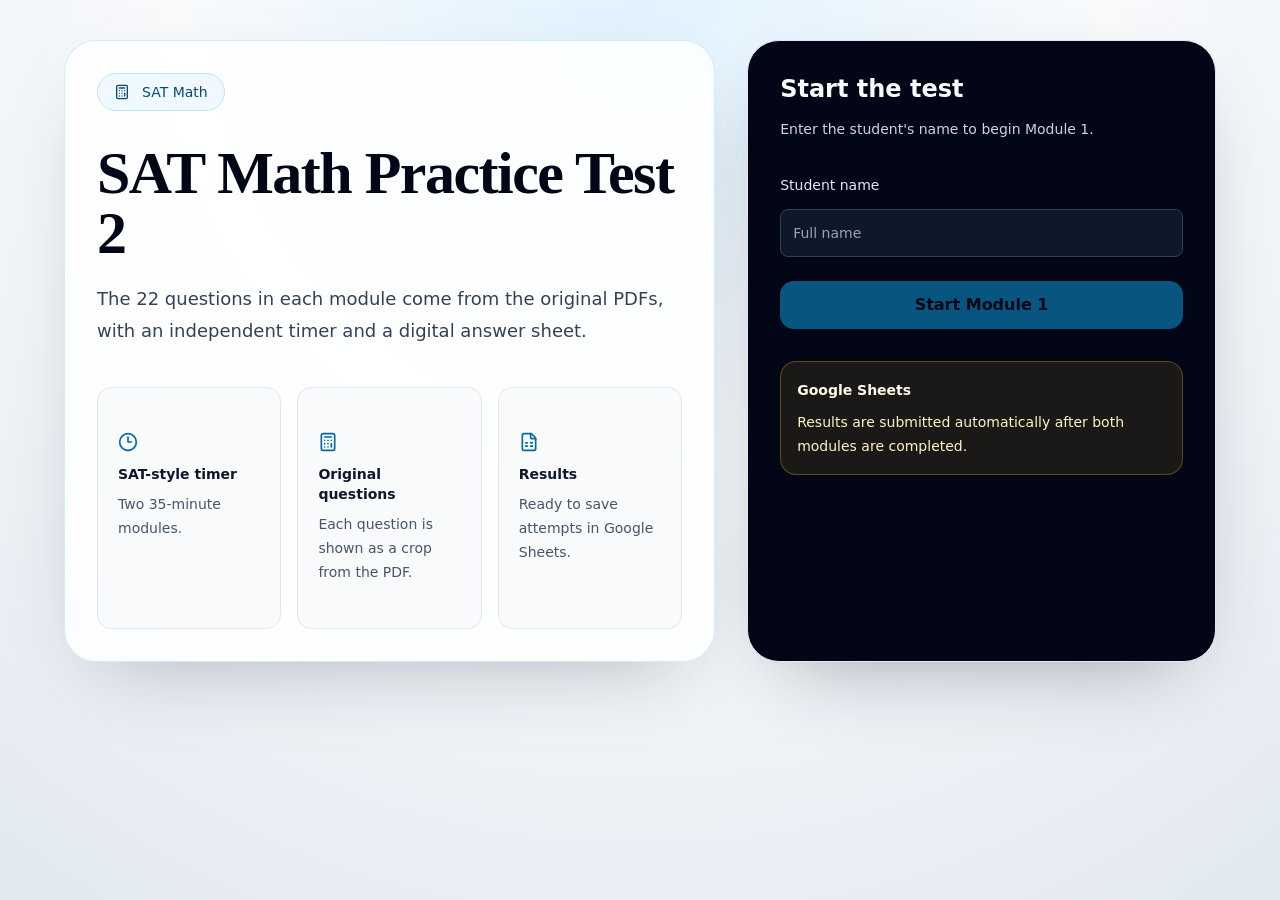
<file: index.html>
<!doctype html>
<html lang="en" translate="no" class="notranslate">
  <head>
    <meta charset="UTF-8" />
    <meta name="google" content="notranslate" />
    <meta name="viewport" content="width=device-width, initial-scale=1.0" />
    <title>SAT Math Practice Test 2</title>
    <script type="module" crossorigin src="./assets/index-SQiytT4g.js"></script>
    <link rel="stylesheet" crossorigin href="./assets/index-BjGvmdAF.css">
  </head>
  <body translate="no" class="notranslate">
    <div id="root"></div>
  </body>
</html>
</file>
<file: assets/index-BjGvmdAF.css>
*,:before,:after{--tw-border-spacing-x: 0;--tw-border-spacing-y: 0;--tw-translate-x: 0;--tw-translate-y: 0;--tw-rotate: 0;--tw-skew-x: 0;--tw-skew-y: 0;--tw-scale-x: 1;--tw-scale-y: 1;--tw-pan-x: ;--tw-pan-y: ;--tw-pinch-zoom: ;--tw-scroll-snap-strictness: proximity;--tw-gradient-from-position: ;--tw-gradient-via-position: ;--tw-gradient-to-position: ;--tw-ordinal: ;--tw-slashed-zero: ;--tw-numeric-figure: ;--tw-numeric-spacing: ;--tw-numeric-fraction: ;--tw-ring-inset: ;--tw-ring-offset-width: 0px;--tw-ring-offset-color: #fff;--tw-ring-color: rgb(59 130 246 / .5);--tw-ring-offset-shadow: 0 0 #0000;--tw-ring-shadow: 0 0 #0000;--tw-shadow: 0 0 #0000;--tw-shadow-colored: 0 0 #0000;--tw-blur: ;--tw-brightness: ;--tw-contrast: ;--tw-grayscale: ;--tw-hue-rotate: ;--tw-invert: ;--tw-saturate: ;--tw-sepia: ;--tw-drop-shadow: ;--tw-backdrop-blur: ;--tw-backdrop-brightness: ;--tw-backdrop-contrast: ;--tw-backdrop-grayscale: ;--tw-backdrop-hue-rotate: ;--tw-backdrop-invert: ;--tw-backdrop-opacity: ;--tw-backdrop-saturate: ;--tw-backdrop-sepia: ;--tw-contain-size: ;--tw-contain-layout: ;--tw-contain-paint: ;--tw-contain-style: }::backdrop{--tw-border-spacing-x: 0;--tw-border-spacing-y: 0;--tw-translate-x: 0;--tw-translate-y: 0;--tw-rotate: 0;--tw-skew-x: 0;--tw-skew-y: 0;--tw-scale-x: 1;--tw-scale-y: 1;--tw-pan-x: ;--tw-pan-y: ;--tw-pinch-zoom: ;--tw-scroll-snap-strictness: proximity;--tw-gradient-from-position: ;--tw-gradient-via-position: ;--tw-gradient-to-position: ;--tw-ordinal: ;--tw-slashed-zero: ;--tw-numeric-figure: ;--tw-numeric-spacing: ;--tw-numeric-fraction: ;--tw-ring-inset: ;--tw-ring-offset-width: 0px;--tw-ring-offset-color: #fff;--tw-ring-color: rgb(59 130 246 / .5);--tw-ring-offset-shadow: 0 0 #0000;--tw-ring-shadow: 0 0 #0000;--tw-shadow: 0 0 #0000;--tw-shadow-colored: 0 0 #0000;--tw-blur: ;--tw-brightness: ;--tw-contrast: ;--tw-grayscale: ;--tw-hue-rotate: ;--tw-invert: ;--tw-saturate: ;--tw-sepia: ;--tw-drop-shadow: ;--tw-backdrop-blur: ;--tw-backdrop-brightness: ;--tw-backdrop-contrast: ;--tw-backdrop-grayscale: ;--tw-backdrop-hue-rotate: ;--tw-backdrop-invert: ;--tw-backdrop-opacity: ;--tw-backdrop-saturate: ;--tw-backdrop-sepia: ;--tw-contain-size: ;--tw-contain-layout: ;--tw-contain-paint: ;--tw-contain-style: }*,:before,:after{box-sizing:border-box;border-width:0;border-style:solid;border-color:#e5e7eb}:before,:after{--tw-content: ""}html,:host{line-height:1.5;-webkit-text-size-adjust:100%;-moz-tab-size:4;-o-tab-size:4;tab-size:4;font-family:ui-sans-serif,system-ui,sans-serif,"Apple Color Emoji","Segoe UI Emoji",Segoe UI Symbol,"Noto Color Emoji";font-feature-settings:normal;font-variation-settings:normal;-webkit-tap-highlight-color:transparent}body{margin:0;line-height:inherit}hr{height:0;color:inherit;border-top-width:1px}abbr:where([title]){-webkit-text-decoration:underline dotted;text-decoration:underline dotted}h1,h2,h3,h4,h5,h6{font-size:inherit;font-weight:inherit}a{color:inherit;text-decoration:inherit}b,strong{font-weight:bolder}code,kbd,samp,pre{font-family:ui-monospace,SFMono-Regular,Menlo,Monaco,Consolas,Liberation Mono,Courier New,monospace;font-feature-settings:normal;font-variation-settings:normal;font-size:1em}small{font-size:80%}sub,sup{font-size:75%;line-height:0;position:relative;vertical-align:baseline}sub{bottom:-.25em}sup{top:-.5em}table{text-indent:0;border-color:inherit;border-collapse:collapse}button,input,optgroup,select,textarea{font-family:inherit;font-feature-settings:inherit;font-variation-settings:inherit;font-size:100%;font-weight:inherit;line-height:inherit;letter-spacing:inherit;color:inherit;margin:0;padding:0}button,select{text-transform:none}button,input:where([type=button]),input:where([type=reset]),input:where([type=submit]){-webkit-appearance:button;background-color:transparent;background-image:none}:-moz-focusring{outline:auto}:-moz-ui-invalid{box-shadow:none}progress{vertical-align:baseline}::-webkit-inner-spin-button,::-webkit-outer-spin-button{height:auto}[type=search]{-webkit-appearance:textfield;outline-offset:-2px}::-webkit-search-decoration{-webkit-appearance:none}::-webkit-file-upload-button{-webkit-appearance:button;font:inherit}summary{display:list-item}blockquote,dl,dd,h1,h2,h3,h4,h5,h6,hr,figure,p,pre{margin:0}fieldset{margin:0;padding:0}legend{padding:0}ol,ul,menu{list-style:none;margin:0;padding:0}dialog{padding:0}textarea{resize:vertical}input::-moz-placeholder,textarea::-moz-placeholder{opacity:1;color:#9ca3af}input::placeholder,textarea::placeholder{opacity:1;color:#9ca3af}button,[role=button]{cursor:pointer}:disabled{cursor:default}img,svg,video,canvas,audio,iframe,embed,object{display:block;vertical-align:middle}img,video{max-width:100%;height:auto}[hidden]:where(:not([hidden=until-found])){display:none}:root{--background: 0 0% 100%;--foreground: 240 10% 3.9%;--card: 0 0% 100%;--card-foreground: 240 10% 3.9%;--popover: 0 0% 100%;--popover-foreground: 240 10% 3.9%;--primary: 240 5.9% 10%;--primary-foreground: 0 0% 98%;--secondary: 240 4.8% 95.9%;--secondary-foreground: 240 5.9% 10%;--muted: 240 4.8% 95.9%;--muted-foreground: 240 3.8% 46.1%;--accent: 240 4.8% 95.9%;--accent-foreground: 240 5.9% 10%;--destructive: 0 84.2% 60.2%;--destructive-foreground: 0 0% 98%;--border: 240 5.9% 90%;--input: 240 5.9% 90%;--ring: 240 5.9% 10%;--radius: .625rem;--sidebar-background: 0 0% 98%;--sidebar-foreground: 240 5.3% 26.1%;--sidebar-primary: 240 5.9% 10%;--sidebar-primary-foreground: 0 0% 98%;--sidebar-accent: 240 4.8% 95.9%;--sidebar-accent-foreground: 240 5.9% 10%;--sidebar-border: 220 13% 91%;--sidebar-ring: 217.2 91.2% 59.8%}.dark{--background: 240 10% 3.9%;--foreground: 0 0% 98%;--card: 240 10% 3.9%;--card-foreground: 0 0% 98%;--popover: 240 10% 3.9%;--popover-foreground: 0 0% 98%;--primary: 0 0% 98%;--primary-foreground: 240 5.9% 10%;--secondary: 240 3.7% 15.9%;--secondary-foreground: 0 0% 98%;--muted: 240 3.7% 15.9%;--muted-foreground: 240 5% 64.9%;--accent: 240 3.7% 15.9%;--accent-foreground: 0 0% 98%;--destructive: 0 62.8% 30.6%;--destructive-foreground: 0 0% 98%;--border: 240 3.7% 15.9%;--input: 240 3.7% 15.9%;--ring: 240 4.9% 83.9%;--sidebar-background: 240 5.9% 10%;--sidebar-foreground: 240 4.8% 95.9%;--sidebar-primary: 224.3 76.3% 48%;--sidebar-primary-foreground: 0 0% 100%;--sidebar-accent: 240 3.7% 15.9%;--sidebar-accent-foreground: 240 4.8% 95.9%;--sidebar-border: 240 3.7% 15.9%;--sidebar-ring: 217.2 91.2% 59.8%}*{border-color:hsl(var(--border))}body{background-color:hsl(var(--background));color:hsl(var(--foreground))}.sr-only{position:absolute;width:1px;height:1px;padding:0;margin:-1px;overflow:hidden;clip:rect(0,0,0,0);white-space:nowrap;border-width:0}.pointer-events-none{pointer-events:none}.visible{visibility:visible}.invisible{visibility:hidden}.fixed{position:fixed}.absolute{position:absolute}.relative{position:relative}.sticky{position:sticky}.inset-0{inset:0}.inset-x-0{left:0;right:0}.inset-y-0{top:0;bottom:0}.-bottom-12{bottom:-3rem}.-left-12{left:-3rem}.-right-12{right:-3rem}.-top-12{top:-3rem}.bottom-0{bottom:0}.left-0{left:0}.left-1\/2{left:50%}.left-2{left:.5rem}.left-\[50\%\]{left:50%}.right-0{right:0}.right-1{right:.25rem}.right-2{right:.5rem}.right-3{right:.75rem}.right-4{right:1rem}.top-0{top:0}.top-1\.5{top:.375rem}.top-1\/2{top:50%}.top-3\.5{top:.875rem}.top-32{top:8rem}.top-4{top:1rem}.top-\[1px\]{top:1px}.top-\[50\%\]{top:50%}.top-\[60\%\]{top:60%}.top-full{top:100%}.isolate{isolation:isolate}.z-10{z-index:10}.z-20{z-index:20}.z-50{z-index:50}.z-\[1\]{z-index:1}.order-first{order:-9999}.order-last{order:9999}.col-start-2{grid-column-start:2}.row-span-2{grid-row:span 2 / span 2}.row-start-1{grid-row-start:1}.\!m-0{margin:0!important}.-mx-1{margin-left:-.25rem;margin-right:-.25rem}.-my-2{margin-top:-.5rem;margin-bottom:-.5rem}.mx-2{margin-left:.5rem;margin-right:.5rem}.mx-3\.5{margin-left:.875rem;margin-right:.875rem}.mx-auto{margin-left:auto;margin-right:auto}.my-0{margin-top:0;margin-bottom:0}.my-0\.5{margin-top:.125rem;margin-bottom:.125rem}.my-1{margin-top:.25rem;margin-bottom:.25rem}.-ml-4{margin-left:-1rem}.-mt-4{margin-top:-1rem}.mb-1{margin-bottom:.25rem}.mb-10{margin-bottom:2.5rem}.mb-2{margin-bottom:.5rem}.mb-3{margin-bottom:.75rem}.mb-4{margin-bottom:1rem}.mb-5{margin-bottom:1.25rem}.mb-6{margin-bottom:1.5rem}.mb-8{margin-bottom:2rem}.ml-1{margin-left:.25rem}.ml-2{margin-left:.5rem}.ml-4{margin-left:1rem}.ml-auto{margin-left:auto}.mr-2{margin-right:.5rem}.mt-0\.5{margin-top:.125rem}.mt-1{margin-top:.25rem}.mt-1\.5{margin-top:.375rem}.mt-10{margin-top:2.5rem}.mt-2{margin-top:.5rem}.mt-3{margin-top:.75rem}.mt-4{margin-top:1rem}.mt-5{margin-top:1.25rem}.mt-6{margin-top:1.5rem}.mt-8{margin-top:2rem}.mt-auto{margin-top:auto}.line-clamp-1{overflow:hidden;display:-webkit-box;-webkit-box-orient:vertical;-webkit-line-clamp:1}.line-clamp-2{overflow:hidden;display:-webkit-box;-webkit-box-orient:vertical;-webkit-line-clamp:2}.block{display:block}.inline-block{display:inline-block}.flex{display:flex}.inline-flex{display:inline-flex}.table{display:table}.table-caption{display:table-caption}.table-cell{display:table-cell}.table-row{display:table-row}.grid{display:grid}.hidden{display:none}.aspect-square{aspect-ratio:1 / 1}.aspect-video{aspect-ratio:16 / 9}.size-10{width:2.5rem;height:2.5rem}.size-2{width:.5rem;height:.5rem}.size-2\.5{width:.625rem;height:.625rem}.size-3{width:.75rem;height:.75rem}.size-3\.5{width:.875rem;height:.875rem}.size-4{width:1rem;height:1rem}.size-6{width:1.5rem;height:1.5rem}.size-7{width:1.75rem;height:1.75rem}.size-8{width:2rem;height:2rem}.size-9{width:2.25rem;height:2.25rem}.size-auto{width:auto;height:auto}.size-full{width:100%;height:100%}.h-1\.5{height:.375rem}.h-10{height:2.5rem}.h-12{height:3rem}.h-14{height:3.5rem}.h-16{height:4rem}.h-2{height:.5rem}.h-2\.5{height:.625rem}.h-20{height:5rem}.h-4{height:1rem}.h-5{height:1.25rem}.h-6{height:1.5rem}.h-7{height:1.75rem}.h-8{height:2rem}.h-9{height:2.25rem}.h-\[1\.15rem\]{height:1.15rem}.h-\[calc\(100\%-1px\)\]{height:calc(100% - 1px)}.h-\[var\(--radix-navigation-menu-viewport-height\)\]{height:var(--radix-navigation-menu-viewport-height)}.h-\[var\(--radix-select-trigger-height\)\]{height:var(--radix-select-trigger-height)}.h-auto{height:auto}.h-full{height:100%}.h-px{height:1px}.h-svh{height:100svh}.max-h-\[300px\]{max-height:300px}.max-h-\[560px\]{max-height:560px}.min-h-0{min-height:0px}.min-h-14{min-height:3.5rem}.min-h-16{min-height:4rem}.min-h-4{min-height:1rem}.min-h-\[360px\]{min-height:360px}.min-h-screen{min-height:100vh}.min-h-svh{min-height:100svh}.w-0{width:0px}.w-1{width:.25rem}.w-10{width:2.5rem}.w-12{width:3rem}.w-14{width:3.5rem}.w-16{width:4rem}.w-2{width:.5rem}.w-2\.5{width:.625rem}.w-20{width:5rem}.w-3{width:.75rem}.w-3\/4{width:75%}.w-4{width:1rem}.w-5{width:1.25rem}.w-6{width:1.5rem}.w-64{width:16rem}.w-72{width:18rem}.w-8{width:2rem}.w-9{width:2.25rem}.w-\[100px\]{width:100px}.w-auto{width:auto}.w-fit{width:-moz-fit-content;width:fit-content}.w-full{width:100%}.w-max{width:-moz-max-content;width:max-content}.w-px{width:1px}.min-w-0{min-width:0px}.min-w-10{min-width:2.5rem}.min-w-5{min-width:1.25rem}.min-w-8{min-width:2rem}.min-w-9{min-width:2.25rem}.min-w-\[12rem\]{min-width:12rem}.min-w-\[8rem\]{min-width:8rem}.min-w-\[var\(--radix-select-trigger-width\)\]{min-width:var(--radix-select-trigger-width)}.max-w-2xl{max-width:42rem}.max-w-3xl{max-width:48rem}.max-w-4xl{max-width:56rem}.max-w-6xl{max-width:72rem}.max-w-\[1500px\]{max-width:1500px}.max-w-\[760px\]{max-width:760px}.max-w-\[calc\(100\%-2rem\)\]{max-width:calc(100% - 2rem)}.max-w-full{max-width:100%}.max-w-max{max-width:-moz-max-content;max-width:max-content}.max-w-md{max-width:28rem}.max-w-sm{max-width:24rem}.flex-1{flex:1 1 0%}.shrink-0{flex-shrink:0}.grow{flex-grow:1}.grow-0{flex-grow:0}.basis-full{flex-basis:100%}.caption-bottom{caption-side:bottom}.border-collapse{border-collapse:collapse}.-translate-x-1\/2{--tw-translate-x: -50%;transform:translate(var(--tw-translate-x),var(--tw-translate-y)) rotate(var(--tw-rotate)) skew(var(--tw-skew-x)) skewY(var(--tw-skew-y)) scaleX(var(--tw-scale-x)) scaleY(var(--tw-scale-y))}.-translate-x-px{--tw-translate-x: -1px;transform:translate(var(--tw-translate-x),var(--tw-translate-y)) rotate(var(--tw-rotate)) skew(var(--tw-skew-x)) skewY(var(--tw-skew-y)) scaleX(var(--tw-scale-x)) scaleY(var(--tw-scale-y))}.-translate-y-1\/2{--tw-translate-y: -50%;transform:translate(var(--tw-translate-x),var(--tw-translate-y)) rotate(var(--tw-rotate)) skew(var(--tw-skew-x)) skewY(var(--tw-skew-y)) scaleX(var(--tw-scale-x)) scaleY(var(--tw-scale-y))}.translate-x-\[-50\%\]{--tw-translate-x: -50%;transform:translate(var(--tw-translate-x),var(--tw-translate-y)) rotate(var(--tw-rotate)) skew(var(--tw-skew-x)) skewY(var(--tw-skew-y)) scaleX(var(--tw-scale-x)) scaleY(var(--tw-scale-y))}.translate-x-px{--tw-translate-x: 1px;transform:translate(var(--tw-translate-x),var(--tw-translate-y)) rotate(var(--tw-rotate)) skew(var(--tw-skew-x)) skewY(var(--tw-skew-y)) scaleX(var(--tw-scale-x)) scaleY(var(--tw-scale-y))}.translate-y-0\.5{--tw-translate-y: .125rem;transform:translate(var(--tw-translate-x),var(--tw-translate-y)) rotate(var(--tw-rotate)) skew(var(--tw-skew-x)) skewY(var(--tw-skew-y)) scaleX(var(--tw-scale-x)) scaleY(var(--tw-scale-y))}.translate-y-\[-50\%\]{--tw-translate-y: -50%;transform:translate(var(--tw-translate-x),var(--tw-translate-y)) rotate(var(--tw-rotate)) skew(var(--tw-skew-x)) skewY(var(--tw-skew-y)) scaleX(var(--tw-scale-x)) scaleY(var(--tw-scale-y))}.translate-y-\[calc\(-50\%_-_2px\)\]{--tw-translate-y: calc(-50% - 2px) ;transform:translate(var(--tw-translate-x),var(--tw-translate-y)) rotate(var(--tw-rotate)) skew(var(--tw-skew-x)) skewY(var(--tw-skew-y)) scaleX(var(--tw-scale-x)) scaleY(var(--tw-scale-y))}.rotate-45{--tw-rotate: 45deg;transform:translate(var(--tw-translate-x),var(--tw-translate-y)) rotate(var(--tw-rotate)) skew(var(--tw-skew-x)) skewY(var(--tw-skew-y)) scaleX(var(--tw-scale-x)) scaleY(var(--tw-scale-y))}.rotate-90{--tw-rotate: 90deg;transform:translate(var(--tw-translate-x),var(--tw-translate-y)) rotate(var(--tw-rotate)) skew(var(--tw-skew-x)) skewY(var(--tw-skew-y)) scaleX(var(--tw-scale-x)) scaleY(var(--tw-scale-y))}.transform{transform:translate(var(--tw-translate-x),var(--tw-translate-y)) rotate(var(--tw-rotate)) skew(var(--tw-skew-x)) skewY(var(--tw-skew-y)) scaleX(var(--tw-scale-x)) scaleY(var(--tw-scale-y))}@keyframes caret-blink{0%,70%,to{opacity:1}20%,50%{opacity:0}}.animate-caret-blink{animation:caret-blink 1.25s ease-out infinite}@keyframes pulse{50%{opacity:.5}}.animate-pulse{animation:pulse 2s cubic-bezier(.4,0,.6,1) infinite}@keyframes spin{to{transform:rotate(360deg)}}.animate-spin{animation:spin 1s linear infinite}.cursor-default{cursor:default}.cursor-pointer{cursor:pointer}.cursor-text{cursor:text}.touch-none{touch-action:none}.select-none{-webkit-user-select:none;-moz-user-select:none;user-select:none}.resize-none{resize:none}.scroll-my-1{scroll-margin-top:.25rem;scroll-margin-bottom:.25rem}.scroll-py-1{scroll-padding-top:.25rem;scroll-padding-bottom:.25rem}.list-disc{list-style-type:disc}.list-none{list-style-type:none}.auto-rows-min{grid-auto-rows:min-content}.grid-cols-2{grid-template-columns:repeat(2,minmax(0,1fr))}.grid-cols-5{grid-template-columns:repeat(5,minmax(0,1fr))}.grid-cols-6{grid-template-columns:repeat(6,minmax(0,1fr))}.grid-cols-9{grid-template-columns:repeat(9,minmax(0,1fr))}.grid-cols-\[0_1fr\]{grid-template-columns:0 1fr}.grid-rows-\[auto_auto\]{grid-template-rows:auto auto}.flex-row{flex-direction:row}.flex-col{flex-direction:column}.flex-col-reverse{flex-direction:column-reverse}.flex-wrap{flex-wrap:wrap}.place-content-center{place-content:center}.items-start{align-items:flex-start}.items-end{align-items:flex-end}.items-center{align-items:center}.items-stretch{align-items:stretch}.justify-start{justify-content:flex-start}.justify-center{justify-content:center}.justify-between{justify-content:space-between}.justify-items-start{justify-items:start}.gap-0\.5{gap:.125rem}.gap-1{gap:.25rem}.gap-1\.5{gap:.375rem}.gap-2{gap:.5rem}.gap-2\.5{gap:.625rem}.gap-3{gap:.75rem}.gap-4{gap:1rem}.gap-6{gap:1.5rem}.gap-7{gap:1.75rem}.gap-8{gap:2rem}.gap-\[--spacing\(var\(--gap\)\)\]{gap:var(--spacing(var(--gap)))}.gap-y-0\.5{row-gap:.125rem}.space-x-3>:not([hidden])~:not([hidden]){--tw-space-x-reverse: 0;margin-right:calc(.75rem * var(--tw-space-x-reverse));margin-left:calc(.75rem * calc(1 - var(--tw-space-x-reverse)))}.space-y-2>:not([hidden])~:not([hidden]){--tw-space-y-reverse: 0;margin-top:calc(.5rem * calc(1 - var(--tw-space-y-reverse)));margin-bottom:calc(.5rem * var(--tw-space-y-reverse))}.space-y-3>:not([hidden])~:not([hidden]){--tw-space-y-reverse: 0;margin-top:calc(.75rem * calc(1 - var(--tw-space-y-reverse)));margin-bottom:calc(.75rem * var(--tw-space-y-reverse))}.space-y-4>:not([hidden])~:not([hidden]){--tw-space-y-reverse: 0;margin-top:calc(1rem * calc(1 - var(--tw-space-y-reverse)));margin-bottom:calc(1rem * var(--tw-space-y-reverse))}.self-start{align-self:flex-start}.self-stretch{align-self:stretch}.justify-self-end{justify-self:end}.overflow-auto{overflow:auto}.overflow-hidden{overflow:hidden}.overflow-x-auto{overflow-x:auto}.overflow-y-auto{overflow-y:auto}.overflow-x-hidden{overflow-x:hidden}.whitespace-nowrap{white-space:nowrap}.whitespace-pre-line{white-space:pre-line}.text-balance{text-wrap:balance}.break-words{overflow-wrap:break-word}.rounded{border-radius:.25rem}.rounded-2xl{border-radius:1rem}.rounded-3xl{border-radius:1.5rem}.rounded-\[1\.25rem\]{border-radius:1.25rem}.rounded-\[1\.5rem\]{border-radius:1.5rem}.rounded-\[1\.75rem\]{border-radius:1.75rem}.rounded-\[2px\]{border-radius:2px}.rounded-\[2rem\]{border-radius:2rem}.rounded-\[4px\]{border-radius:4px}.rounded-\[calc\(var\(--radius\)-5px\)\]{border-radius:calc(var(--radius) - 5px)}.rounded-\[inherit\]{border-radius:inherit}.rounded-full{border-radius:9999px}.rounded-lg{border-radius:var(--radius)}.rounded-md{border-radius:calc(var(--radius) - 2px)}.rounded-none{border-radius:0}.rounded-sm{border-radius:calc(var(--radius) - 4px)}.rounded-xl{border-radius:calc(var(--radius) + 4px)}.rounded-xs{border-radius:calc(var(--radius) - 6px)}.rounded-l-md{border-top-left-radius:calc(var(--radius) - 2px);border-bottom-left-radius:calc(var(--radius) - 2px)}.rounded-r-lg{border-top-right-radius:var(--radius);border-bottom-right-radius:var(--radius)}.rounded-r-md{border-top-right-radius:calc(var(--radius) - 2px);border-bottom-right-radius:calc(var(--radius) - 2px)}.rounded-tl-sm{border-top-left-radius:calc(var(--radius) - 4px)}.border{border-width:1px}.border-0{border-width:0px}.border-2{border-width:2px}.border-4{border-width:4px}.border-\[1\.5px\]{border-width:1.5px}.border-y{border-top-width:1px;border-bottom-width:1px}.border-b{border-bottom-width:1px}.border-l{border-left-width:1px}.border-l-4{border-left-width:4px}.border-r{border-right-width:1px}.border-t{border-top-width:1px}.border-dashed{border-style:dashed}.border-amber-400\/30{border-color:#fbbf244d}.border-blue-300{--tw-border-opacity: 1;border-color:rgb(147 197 253 / var(--tw-border-opacity, 1))}.border-blue-500{--tw-border-opacity: 1;border-color:rgb(59 130 246 / var(--tw-border-opacity, 1))}.border-border{border-color:hsl(var(--border))}.border-border\/50{border-color:hsl(var(--border) / .5)}.border-emerald-300{--tw-border-opacity: 1;border-color:rgb(110 231 183 / var(--tw-border-opacity, 1))}.border-emerald-500{--tw-border-opacity: 1;border-color:rgb(16 185 129 / var(--tw-border-opacity, 1))}.border-emerald-500\/30{border-color:#10b9814d}.border-emerald-500\/40{border-color:#10b98166}.border-gray-200{--tw-border-opacity: 1;border-color:rgb(229 231 235 / var(--tw-border-opacity, 1))}.border-gray-300{--tw-border-opacity: 1;border-color:rgb(209 213 219 / var(--tw-border-opacity, 1))}.border-green-300{--tw-border-opacity: 1;border-color:rgb(134 239 172 / var(--tw-border-opacity, 1))}.border-input{border-color:hsl(var(--input))}.border-orange-300{--tw-border-opacity: 1;border-color:rgb(253 186 116 / var(--tw-border-opacity, 1))}.border-primary{border-color:hsl(var(--primary))}.border-red-300{--tw-border-opacity: 1;border-color:rgb(252 165 165 / var(--tw-border-opacity, 1))}.border-rose-300{--tw-border-opacity: 1;border-color:rgb(253 164 175 / var(--tw-border-opacity, 1))}.border-rose-500\/30{border-color:#f43f5e4d}.border-sidebar-border{border-color:hsl(var(--sidebar-border))}.border-sky-200{--tw-border-opacity: 1;border-color:rgb(186 230 253 / var(--tw-border-opacity, 1))}.border-sky-200\/70{border-color:#bae6fdb3}.border-sky-400{--tw-border-opacity: 1;border-color:rgb(56 189 248 / var(--tw-border-opacity, 1))}.border-slate-200{--tw-border-opacity: 1;border-color:rgb(226 232 240 / var(--tw-border-opacity, 1))}.border-slate-300{--tw-border-opacity: 1;border-color:rgb(203 213 225 / var(--tw-border-opacity, 1))}.border-slate-700{--tw-border-opacity: 1;border-color:rgb(51 65 85 / var(--tw-border-opacity, 1))}.border-slate-800{--tw-border-opacity: 1;border-color:rgb(30 41 59 / var(--tw-border-opacity, 1))}.border-transparent{border-color:transparent}.border-white\/20{border-color:#fff3}.border-l-transparent{border-left-color:transparent}.border-t-sky-400{--tw-border-opacity: 1;border-top-color:rgb(56 189 248 / var(--tw-border-opacity, 1))}.border-t-transparent{border-top-color:transparent}.bg-accent{background-color:hsl(var(--accent))}.bg-amber-400\/10{background-color:#fbbf241a}.bg-background{background-color:hsl(var(--background))}.bg-black\/50{background-color:#00000080}.bg-blue-100{--tw-bg-opacity: 1;background-color:rgb(219 234 254 / var(--tw-bg-opacity, 1))}.bg-blue-50{--tw-bg-opacity: 1;background-color:rgb(239 246 255 / var(--tw-bg-opacity, 1))}.bg-blue-500{--tw-bg-opacity: 1;background-color:rgb(59 130 246 / var(--tw-bg-opacity, 1))}.bg-blue-500\/30{background-color:#3b82f64d}.bg-blue-600{--tw-bg-opacity: 1;background-color:rgb(37 99 235 / var(--tw-bg-opacity, 1))}.bg-blue-900\/30{background-color:#1e3a8a4d}.bg-border{background-color:hsl(var(--border))}.bg-card{background-color:hsl(var(--card))}.bg-destructive{--tw-bg-opacity: 1;background-color:hsl(var(--destructive) / var(--tw-bg-opacity, 1))}.bg-emerald-100{--tw-bg-opacity: 1;background-color:rgb(209 250 229 / var(--tw-bg-opacity, 1))}.bg-emerald-400{--tw-bg-opacity: 1;background-color:rgb(52 211 153 / var(--tw-bg-opacity, 1))}.bg-emerald-50{--tw-bg-opacity: 1;background-color:rgb(236 253 245 / var(--tw-bg-opacity, 1))}.bg-emerald-500{--tw-bg-opacity: 1;background-color:rgb(16 185 129 / var(--tw-bg-opacity, 1))}.bg-emerald-500\/10{background-color:#10b9811a}.bg-emerald-500\/30{background-color:#10b9814d}.bg-emerald-600{--tw-bg-opacity: 1;background-color:rgb(5 150 105 / var(--tw-bg-opacity, 1))}.bg-emerald-900\/30{background-color:#064e3b4d}.bg-foreground{background-color:hsl(var(--foreground))}.bg-gray-100{--tw-bg-opacity: 1;background-color:rgb(243 244 246 / var(--tw-bg-opacity, 1))}.bg-gray-200{--tw-bg-opacity: 1;background-color:rgb(229 231 235 / var(--tw-bg-opacity, 1))}.bg-gray-50{--tw-bg-opacity: 1;background-color:rgb(249 250 251 / var(--tw-bg-opacity, 1))}.bg-green-100{--tw-bg-opacity: 1;background-color:rgb(220 252 231 / var(--tw-bg-opacity, 1))}.bg-green-600{--tw-bg-opacity: 1;background-color:rgb(22 163 74 / var(--tw-bg-opacity, 1))}.bg-input{background-color:hsl(var(--input))}.bg-muted{background-color:hsl(var(--muted))}.bg-muted\/50{background-color:hsl(var(--muted) / .5)}.bg-orange-100{--tw-bg-opacity: 1;background-color:rgb(255 237 213 / var(--tw-bg-opacity, 1))}.bg-orange-50{--tw-bg-opacity: 1;background-color:rgb(255 247 237 / var(--tw-bg-opacity, 1))}.bg-popover{background-color:hsl(var(--popover))}.bg-primary{background-color:hsl(var(--primary))}.bg-primary\/20{background-color:hsl(var(--primary) / .2)}.bg-red-100{--tw-bg-opacity: 1;background-color:rgb(254 226 226 / var(--tw-bg-opacity, 1))}.bg-rose-100{--tw-bg-opacity: 1;background-color:rgb(255 228 230 / var(--tw-bg-opacity, 1))}.bg-rose-500\/10{background-color:#f43f5e1a}.bg-secondary{background-color:hsl(var(--secondary))}.bg-sidebar{background-color:hsl(var(--sidebar-background))}.bg-sidebar-border{background-color:hsl(var(--sidebar-border))}.bg-sky-400{--tw-bg-opacity: 1;background-color:rgb(56 189 248 / var(--tw-bg-opacity, 1))}.bg-sky-50{--tw-bg-opacity: 1;background-color:rgb(240 249 255 / var(--tw-bg-opacity, 1))}.bg-sky-500{--tw-bg-opacity: 1;background-color:rgb(14 165 233 / var(--tw-bg-opacity, 1))}.bg-slate-100{--tw-bg-opacity: 1;background-color:rgb(241 245 249 / var(--tw-bg-opacity, 1))}.bg-slate-50\/90{background-color:#f8fafce6}.bg-slate-900{--tw-bg-opacity: 1;background-color:rgb(15 23 42 / var(--tw-bg-opacity, 1))}.bg-slate-900\/80{background-color:#0f172acc}.bg-slate-900\/85{background-color:#0f172ad9}.bg-slate-950{--tw-bg-opacity: 1;background-color:rgb(2 6 23 / var(--tw-bg-opacity, 1))}.bg-slate-950\/85{background-color:#020617d9}.bg-slate-950\/95{background-color:#020617f2}.bg-transparent{background-color:transparent}.bg-white{--tw-bg-opacity: 1;background-color:rgb(255 255 255 / var(--tw-bg-opacity, 1))}.bg-white\/10{background-color:#ffffff1a}.bg-white\/85{background-color:#ffffffd9}.bg-white\/90{background-color:#ffffffe6}.bg-\[linear-gradient\(180deg\,_\#020617_0\%\,_\#0f172a_50\%\,_\#e2e8f0_100\%\)\]{background-image:linear-gradient(180deg,#020617,#0f172a,#e2e8f0)}.bg-\[radial-gradient\(circle_at_top\,_\#e0f2fe\,_\#f8fafc_42\%\,_\#e2e8f0_100\%\)\]{background-image:radial-gradient(circle at top,#e0f2fe,#f8fafc 42%,#e2e8f0)}.bg-gradient-to-br{background-image:linear-gradient(to bottom right,var(--tw-gradient-stops))}.bg-gradient-to-r{background-image:linear-gradient(to right,var(--tw-gradient-stops))}.from-blue-500{--tw-gradient-from: #3b82f6 var(--tw-gradient-from-position);--tw-gradient-to: rgb(59 130 246 / 0) var(--tw-gradient-to-position);--tw-gradient-stops: var(--tw-gradient-from), var(--tw-gradient-to)}.from-emerald-50{--tw-gradient-from: #ecfdf5 var(--tw-gradient-from-position);--tw-gradient-to: rgb(236 253 245 / 0) var(--tw-gradient-to-position);--tw-gradient-stops: var(--tw-gradient-from), var(--tw-gradient-to)}.from-emerald-500{--tw-gradient-from: #10b981 var(--tw-gradient-from-position);--tw-gradient-to: rgb(16 185 129 / 0) var(--tw-gradient-to-position);--tw-gradient-stops: var(--tw-gradient-from), var(--tw-gradient-to)}.from-slate-500{--tw-gradient-from: #64748b var(--tw-gradient-from-position);--tw-gradient-to: rgb(100 116 139 / 0) var(--tw-gradient-to-position);--tw-gradient-stops: var(--tw-gradient-from), var(--tw-gradient-to)}.from-slate-900{--tw-gradient-from: #0f172a var(--tw-gradient-from-position);--tw-gradient-to: rgb(15 23 42 / 0) var(--tw-gradient-to-position);--tw-gradient-stops: var(--tw-gradient-from), var(--tw-gradient-to)}.via-blue-900{--tw-gradient-to: rgb(30 58 138 / 0) var(--tw-gradient-to-position);--tw-gradient-stops: var(--tw-gradient-from), #1e3a8a var(--tw-gradient-via-position), var(--tw-gradient-to)}.to-indigo-600{--tw-gradient-to: #4f46e5 var(--tw-gradient-to-position)}.to-slate-600{--tw-gradient-to: #475569 var(--tw-gradient-to-position)}.to-slate-900{--tw-gradient-to: #0f172a var(--tw-gradient-to-position)}.to-teal-100{--tw-gradient-to: #ccfbf1 var(--tw-gradient-to-position)}.to-teal-600{--tw-gradient-to: #0d9488 var(--tw-gradient-to-position)}.fill-current{fill:currentColor}.fill-foreground{fill:hsl(var(--foreground))}.fill-primary{fill:hsl(var(--primary))}.p-0{padding:0}.p-1{padding:.25rem}.p-10{padding:2.5rem}.p-2{padding:.5rem}.p-3{padding:.75rem}.p-4{padding:1rem}.p-5{padding:1.25rem}.p-6{padding:1.5rem}.p-8{padding:2rem}.p-\[3px\]{padding:3px}.p-px{padding:1px}.px-1{padding-left:.25rem;padding-right:.25rem}.px-1\.5{padding-left:.375rem;padding-right:.375rem}.px-12{padding-left:3rem;padding-right:3rem}.px-2{padding-left:.5rem;padding-right:.5rem}.px-2\.5{padding-left:.625rem;padding-right:.625rem}.px-3{padding-left:.75rem;padding-right:.75rem}.px-4{padding-left:1rem;padding-right:1rem}.px-6{padding-left:1.5rem;padding-right:1.5rem}.py-0\.5{padding-top:.125rem;padding-bottom:.125rem}.py-1{padding-top:.25rem;padding-bottom:.25rem}.py-1\.5{padding-top:.375rem;padding-bottom:.375rem}.py-10{padding-top:2.5rem;padding-bottom:2.5rem}.py-2{padding-top:.5rem;padding-bottom:.5rem}.py-3{padding-top:.75rem;padding-bottom:.75rem}.py-4{padding-top:1rem;padding-bottom:1rem}.py-6{padding-top:1.5rem;padding-bottom:1.5rem}.py-8{padding-top:2rem;padding-bottom:2rem}.pb-3{padding-bottom:.75rem}.pb-4{padding-bottom:1rem}.pl-2{padding-left:.5rem}.pl-3{padding-left:.75rem}.pl-4{padding-left:1rem}.pl-8{padding-left:2rem}.pr-1{padding-right:.25rem}.pr-2{padding-right:.5rem}.pr-2\.5{padding-right:.625rem}.pr-3{padding-right:.75rem}.pr-8{padding-right:2rem}.pt-0{padding-top:0}.pt-3{padding-top:.75rem}.pt-4{padding-top:1rem}.text-left{text-align:left}.text-center{text-align:center}.align-middle{vertical-align:middle}.font-mono{font-family:ui-monospace,SFMono-Regular,Menlo,Monaco,Consolas,Liberation Mono,Courier New,monospace}.font-sans{font-family:ui-sans-serif,system-ui,sans-serif,"Apple Color Emoji","Segoe UI Emoji",Segoe UI Symbol,"Noto Color Emoji"}.font-serif{font-family:ui-serif,Georgia,Cambria,Times New Roman,Times,serif}.text-2xl{font-size:1.5rem;line-height:2rem}.text-3xl{font-size:1.875rem;line-height:2.25rem}.text-4xl{font-size:2.25rem;line-height:2.5rem}.text-6xl{font-size:3.75rem;line-height:1}.text-\[0\.8rem\]{font-size:.8rem}.text-\[10px\]{font-size:10px}.text-base{font-size:1rem;line-height:1.5rem}.text-lg{font-size:1.125rem;line-height:1.75rem}.text-sm{font-size:.875rem;line-height:1.25rem}.text-sm\/relaxed{font-size:.875rem;line-height:1.625}.text-xl{font-size:1.25rem;line-height:1.75rem}.text-xs{font-size:.75rem;line-height:1rem}.font-bold{font-weight:700}.font-medium{font-weight:500}.font-normal{font-weight:400}.font-semibold{font-weight:600}.uppercase{text-transform:uppercase}.tabular-nums{--tw-numeric-spacing: tabular-nums;font-variant-numeric:var(--tw-ordinal) var(--tw-slashed-zero) var(--tw-numeric-figure) var(--tw-numeric-spacing) var(--tw-numeric-fraction)}.leading-5{line-height:1.25rem}.leading-6{line-height:1.5rem}.leading-8{line-height:2rem}.leading-none{line-height:1}.leading-normal{line-height:1.5}.leading-relaxed{line-height:1.625}.leading-snug{line-height:1.375}.tracking-\[0\.16em\]{letter-spacing:.16em}.tracking-\[0\.24em\]{letter-spacing:.24em}.tracking-\[0\.2em\]{letter-spacing:.2em}.tracking-tight{letter-spacing:-.025em}.tracking-widest{letter-spacing:.1em}.text-accent-foreground{color:hsl(var(--accent-foreground))}.text-amber-100{--tw-text-opacity: 1;color:rgb(254 243 199 / var(--tw-text-opacity, 1))}.text-amber-50{--tw-text-opacity: 1;color:rgb(255 251 235 / var(--tw-text-opacity, 1))}.text-background{color:hsl(var(--background))}.text-blue-200{--tw-text-opacity: 1;color:rgb(191 219 254 / var(--tw-text-opacity, 1))}.text-blue-300{--tw-text-opacity: 1;color:rgb(147 197 253 / var(--tw-text-opacity, 1))}.text-blue-600{--tw-text-opacity: 1;color:rgb(37 99 235 / var(--tw-text-opacity, 1))}.text-blue-700{--tw-text-opacity: 1;color:rgb(29 78 216 / var(--tw-text-opacity, 1))}.text-card-foreground{color:hsl(var(--card-foreground))}.text-current{color:currentColor}.text-destructive{--tw-text-opacity: 1;color:hsl(var(--destructive) / var(--tw-text-opacity, 1))}.text-emerald-100{--tw-text-opacity: 1;color:rgb(209 250 229 / var(--tw-text-opacity, 1))}.text-emerald-200{--tw-text-opacity: 1;color:rgb(167 243 208 / var(--tw-text-opacity, 1))}.text-emerald-300{--tw-text-opacity: 1;color:rgb(110 231 183 / var(--tw-text-opacity, 1))}.text-emerald-400{--tw-text-opacity: 1;color:rgb(52 211 153 / var(--tw-text-opacity, 1))}.text-emerald-600{--tw-text-opacity: 1;color:rgb(5 150 105 / var(--tw-text-opacity, 1))}.text-emerald-700{--tw-text-opacity: 1;color:rgb(4 120 87 / var(--tw-text-opacity, 1))}.text-emerald-900{--tw-text-opacity: 1;color:rgb(6 78 59 / var(--tw-text-opacity, 1))}.text-foreground{color:hsl(var(--foreground))}.text-gray-400{--tw-text-opacity: 1;color:rgb(156 163 175 / var(--tw-text-opacity, 1))}.text-gray-500{--tw-text-opacity: 1;color:rgb(107 114 128 / var(--tw-text-opacity, 1))}.text-gray-600{--tw-text-opacity: 1;color:rgb(75 85 99 / var(--tw-text-opacity, 1))}.text-gray-800{--tw-text-opacity: 1;color:rgb(31 41 55 / var(--tw-text-opacity, 1))}.text-gray-900{--tw-text-opacity: 1;color:rgb(17 24 39 / var(--tw-text-opacity, 1))}.text-green-600{--tw-text-opacity: 1;color:rgb(22 163 74 / var(--tw-text-opacity, 1))}.text-green-700{--tw-text-opacity: 1;color:rgb(21 128 61 / var(--tw-text-opacity, 1))}.text-muted-foreground{color:hsl(var(--muted-foreground))}.text-orange-500{--tw-text-opacity: 1;color:rgb(249 115 22 / var(--tw-text-opacity, 1))}.text-orange-600{--tw-text-opacity: 1;color:rgb(234 88 12 / var(--tw-text-opacity, 1))}.text-orange-700{--tw-text-opacity: 1;color:rgb(194 65 12 / var(--tw-text-opacity, 1))}.text-popover-foreground{color:hsl(var(--popover-foreground))}.text-primary{color:hsl(var(--primary))}.text-primary-foreground{color:hsl(var(--primary-foreground))}.text-red-400{--tw-text-opacity: 1;color:rgb(248 113 113 / var(--tw-text-opacity, 1))}.text-red-500{--tw-text-opacity: 1;color:rgb(239 68 68 / var(--tw-text-opacity, 1))}.text-red-600{--tw-text-opacity: 1;color:rgb(220 38 38 / var(--tw-text-opacity, 1))}.text-red-700{--tw-text-opacity: 1;color:rgb(185 28 28 / var(--tw-text-opacity, 1))}.text-rose-100{--tw-text-opacity: 1;color:rgb(255 228 230 / var(--tw-text-opacity, 1))}.text-rose-900{--tw-text-opacity: 1;color:rgb(136 19 55 / var(--tw-text-opacity, 1))}.text-secondary-foreground{color:hsl(var(--secondary-foreground))}.text-sidebar-foreground{color:hsl(var(--sidebar-foreground))}.text-sidebar-foreground\/70{color:hsl(var(--sidebar-foreground) / .7)}.text-sky-300{--tw-text-opacity: 1;color:rgb(125 211 252 / var(--tw-text-opacity, 1))}.text-sky-700{--tw-text-opacity: 1;color:rgb(3 105 161 / var(--tw-text-opacity, 1))}.text-sky-900{--tw-text-opacity: 1;color:rgb(12 74 110 / var(--tw-text-opacity, 1))}.text-slate-100{--tw-text-opacity: 1;color:rgb(241 245 249 / var(--tw-text-opacity, 1))}.text-slate-200{--tw-text-opacity: 1;color:rgb(226 232 240 / var(--tw-text-opacity, 1))}.text-slate-300{--tw-text-opacity: 1;color:rgb(203 213 225 / var(--tw-text-opacity, 1))}.text-slate-400{--tw-text-opacity: 1;color:rgb(148 163 184 / var(--tw-text-opacity, 1))}.text-slate-50{--tw-text-opacity: 1;color:rgb(248 250 252 / var(--tw-text-opacity, 1))}.text-slate-500{--tw-text-opacity: 1;color:rgb(100 116 139 / var(--tw-text-opacity, 1))}.text-slate-600{--tw-text-opacity: 1;color:rgb(71 85 105 / var(--tw-text-opacity, 1))}.text-slate-700{--tw-text-opacity: 1;color:rgb(51 65 85 / var(--tw-text-opacity, 1))}.text-slate-900{--tw-text-opacity: 1;color:rgb(15 23 42 / var(--tw-text-opacity, 1))}.text-slate-950{--tw-text-opacity: 1;color:rgb(2 6 23 / var(--tw-text-opacity, 1))}.text-white{--tw-text-opacity: 1;color:rgb(255 255 255 / var(--tw-text-opacity, 1))}.text-white\/50{color:#ffffff80}.text-white\/70{color:#ffffffb3}.underline-offset-4{text-underline-offset:4px}.opacity-0{opacity:0}.opacity-50{opacity:.5}.opacity-70{opacity:.7}.shadow{--tw-shadow: 0 1px 3px 0 rgb(0 0 0 / .1), 0 1px 2px -1px rgb(0 0 0 / .1);--tw-shadow-colored: 0 1px 3px 0 var(--tw-shadow-color), 0 1px 2px -1px var(--tw-shadow-color);box-shadow:var(--tw-ring-offset-shadow, 0 0 #0000),var(--tw-ring-shadow, 0 0 #0000),var(--tw-shadow)}.shadow-2xl{--tw-shadow: 0 25px 50px -12px rgb(0 0 0 / .25);--tw-shadow-colored: 0 25px 50px -12px var(--tw-shadow-color);box-shadow:var(--tw-ring-offset-shadow, 0 0 #0000),var(--tw-ring-shadow, 0 0 #0000),var(--tw-shadow)}.shadow-\[0_0_0_1px_hsl\(var\(--sidebar-border\)\)\]{--tw-shadow: 0 0 0 1px hsl(var(--sidebar-border));--tw-shadow-colored: 0 0 0 1px var(--tw-shadow-color);box-shadow:var(--tw-ring-offset-shadow, 0 0 #0000),var(--tw-ring-shadow, 0 0 #0000),var(--tw-shadow)}.shadow-\[0_30px_80px_-35px_rgba\(14\,165\,233\,0\.35\)\]{--tw-shadow: 0 30px 80px -35px rgba(14,165,233,.35);--tw-shadow-colored: 0 30px 80px -35px var(--tw-shadow-color);box-shadow:var(--tw-ring-offset-shadow, 0 0 #0000),var(--tw-ring-shadow, 0 0 #0000),var(--tw-shadow)}.shadow-\[0_30px_80px_-40px_rgba\(15\,23\,42\,0\.35\)\]{--tw-shadow: 0 30px 80px -40px rgba(15,23,42,.35);--tw-shadow-colored: 0 30px 80px -40px var(--tw-shadow-color);box-shadow:var(--tw-ring-offset-shadow, 0 0 #0000),var(--tw-ring-shadow, 0 0 #0000),var(--tw-shadow)}.shadow-\[0_30px_80px_-40px_rgba\(15\,23\,42\,0\.45\)\]{--tw-shadow: 0 30px 80px -40px rgba(15,23,42,.45);--tw-shadow-colored: 0 30px 80px -40px var(--tw-shadow-color);box-shadow:var(--tw-ring-offset-shadow, 0 0 #0000),var(--tw-ring-shadow, 0 0 #0000),var(--tw-shadow)}.shadow-inner{--tw-shadow: inset 0 2px 4px 0 rgb(0 0 0 / .05);--tw-shadow-colored: inset 0 2px 4px 0 var(--tw-shadow-color);box-shadow:var(--tw-ring-offset-shadow, 0 0 #0000),var(--tw-ring-shadow, 0 0 #0000),var(--tw-shadow)}.shadow-lg{--tw-shadow: 0 10px 15px -3px rgb(0 0 0 / .1), 0 4px 6px -4px rgb(0 0 0 / .1);--tw-shadow-colored: 0 10px 15px -3px var(--tw-shadow-color), 0 4px 6px -4px var(--tw-shadow-color);box-shadow:var(--tw-ring-offset-shadow, 0 0 #0000),var(--tw-ring-shadow, 0 0 #0000),var(--tw-shadow)}.shadow-md{--tw-shadow: 0 4px 6px -1px rgb(0 0 0 / .1), 0 2px 4px -2px rgb(0 0 0 / .1);--tw-shadow-colored: 0 4px 6px -1px var(--tw-shadow-color), 0 2px 4px -2px var(--tw-shadow-color);box-shadow:var(--tw-ring-offset-shadow, 0 0 #0000),var(--tw-ring-shadow, 0 0 #0000),var(--tw-shadow)}.shadow-none{--tw-shadow: 0 0 #0000;--tw-shadow-colored: 0 0 #0000;box-shadow:var(--tw-ring-offset-shadow, 0 0 #0000),var(--tw-ring-shadow, 0 0 #0000),var(--tw-shadow)}.shadow-sm{--tw-shadow: 0 1px 2px 0 rgb(0 0 0 / .05);--tw-shadow-colored: 0 1px 2px 0 var(--tw-shadow-color);box-shadow:var(--tw-ring-offset-shadow, 0 0 #0000),var(--tw-ring-shadow, 0 0 #0000),var(--tw-shadow)}.shadow-xl{--tw-shadow: 0 20px 25px -5px rgb(0 0 0 / .1), 0 8px 10px -6px rgb(0 0 0 / .1);--tw-shadow-colored: 0 20px 25px -5px var(--tw-shadow-color), 0 8px 10px -6px var(--tw-shadow-color);box-shadow:var(--tw-ring-offset-shadow, 0 0 #0000),var(--tw-ring-shadow, 0 0 #0000),var(--tw-shadow)}.shadow-xs{--tw-shadow: 0 1px 2px 0 rgb(0 0 0 / .05);--tw-shadow-colored: 0 1px 2px 0 var(--tw-shadow-color);box-shadow:var(--tw-ring-offset-shadow, 0 0 #0000),var(--tw-ring-shadow, 0 0 #0000),var(--tw-shadow)}.outline-none{outline:2px solid transparent;outline-offset:2px}.outline{outline-style:solid}.ring-0{--tw-ring-offset-shadow: var(--tw-ring-inset) 0 0 0 var(--tw-ring-offset-width) var(--tw-ring-offset-color);--tw-ring-shadow: var(--tw-ring-inset) 0 0 0 calc(0px + var(--tw-ring-offset-width)) var(--tw-ring-color);box-shadow:var(--tw-ring-offset-shadow),var(--tw-ring-shadow),var(--tw-shadow, 0 0 #0000)}.ring-2{--tw-ring-offset-shadow: var(--tw-ring-inset) 0 0 0 var(--tw-ring-offset-width) var(--tw-ring-offset-color);--tw-ring-shadow: var(--tw-ring-inset) 0 0 0 calc(2px + var(--tw-ring-offset-width)) var(--tw-ring-color);box-shadow:var(--tw-ring-offset-shadow),var(--tw-ring-shadow),var(--tw-shadow, 0 0 #0000)}.ring-4{--tw-ring-offset-shadow: var(--tw-ring-inset) 0 0 0 var(--tw-ring-offset-width) var(--tw-ring-offset-color);--tw-ring-shadow: var(--tw-ring-inset) 0 0 0 calc(4px + var(--tw-ring-offset-width)) var(--tw-ring-color);box-shadow:var(--tw-ring-offset-shadow),var(--tw-ring-shadow),var(--tw-shadow, 0 0 #0000)}.ring-blue-300{--tw-ring-opacity: 1;--tw-ring-color: rgb(147 197 253 / var(--tw-ring-opacity, 1))}.ring-blue-400{--tw-ring-opacity: 1;--tw-ring-color: rgb(96 165 250 / var(--tw-ring-opacity, 1))}.ring-emerald-300{--tw-ring-opacity: 1;--tw-ring-color: rgb(110 231 183 / var(--tw-ring-opacity, 1))}.ring-emerald-400{--tw-ring-opacity: 1;--tw-ring-color: rgb(52 211 153 / var(--tw-ring-opacity, 1))}.ring-ring\/50{--tw-ring-color: hsl(var(--ring) / .5)}.ring-sidebar-ring{--tw-ring-color: hsl(var(--sidebar-ring))}.ring-offset-background{--tw-ring-offset-color: hsl(var(--background))}.filter{filter:var(--tw-blur) var(--tw-brightness) var(--tw-contrast) var(--tw-grayscale) var(--tw-hue-rotate) var(--tw-invert) var(--tw-saturate) var(--tw-sepia) var(--tw-drop-shadow)}.backdrop-blur{--tw-backdrop-blur: blur(8px);-webkit-backdrop-filter:var(--tw-backdrop-blur) var(--tw-backdrop-brightness) var(--tw-backdrop-contrast) var(--tw-backdrop-grayscale) var(--tw-backdrop-hue-rotate) var(--tw-backdrop-invert) var(--tw-backdrop-opacity) var(--tw-backdrop-saturate) var(--tw-backdrop-sepia);backdrop-filter:var(--tw-backdrop-blur) var(--tw-backdrop-brightness) var(--tw-backdrop-contrast) var(--tw-backdrop-grayscale) var(--tw-backdrop-hue-rotate) var(--tw-backdrop-invert) var(--tw-backdrop-opacity) var(--tw-backdrop-saturate) var(--tw-backdrop-sepia)}.backdrop-blur-sm{--tw-backdrop-blur: blur(4px);-webkit-backdrop-filter:var(--tw-backdrop-blur) var(--tw-backdrop-brightness) var(--tw-backdrop-contrast) var(--tw-backdrop-grayscale) var(--tw-backdrop-hue-rotate) var(--tw-backdrop-invert) var(--tw-backdrop-opacity) var(--tw-backdrop-saturate) var(--tw-backdrop-sepia);backdrop-filter:var(--tw-backdrop-blur) var(--tw-backdrop-brightness) var(--tw-backdrop-contrast) var(--tw-backdrop-grayscale) var(--tw-backdrop-hue-rotate) var(--tw-backdrop-invert) var(--tw-backdrop-opacity) var(--tw-backdrop-saturate) var(--tw-backdrop-sepia)}.transition{transition-property:color,background-color,border-color,text-decoration-color,fill,stroke,opacity,box-shadow,transform,filter,backdrop-filter;transition-timing-function:cubic-bezier(.4,0,.2,1);transition-duration:.15s}.transition-\[color\,box-shadow\]{transition-property:color,box-shadow;transition-timing-function:cubic-bezier(.4,0,.2,1);transition-duration:.15s}.transition-\[left\,right\,width\]{transition-property:left,right,width;transition-timing-function:cubic-bezier(.4,0,.2,1);transition-duration:.15s}.transition-\[margin\,opacity\]{transition-property:margin,opacity;transition-timing-function:cubic-bezier(.4,0,.2,1);transition-duration:.15s}.transition-\[width\,height\,padding\]{transition-property:width,height,padding;transition-timing-function:cubic-bezier(.4,0,.2,1);transition-duration:.15s}.transition-\[width\]{transition-property:width;transition-timing-function:cubic-bezier(.4,0,.2,1);transition-duration:.15s}.transition-all{transition-property:all;transition-timing-function:cubic-bezier(.4,0,.2,1);transition-duration:.15s}.transition-colors{transition-property:color,background-color,border-color,text-decoration-color,fill,stroke;transition-timing-function:cubic-bezier(.4,0,.2,1);transition-duration:.15s}.transition-none{transition-property:none}.transition-opacity{transition-property:opacity;transition-timing-function:cubic-bezier(.4,0,.2,1);transition-duration:.15s}.transition-shadow{transition-property:box-shadow;transition-timing-function:cubic-bezier(.4,0,.2,1);transition-duration:.15s}.transition-transform{transition-property:transform;transition-timing-function:cubic-bezier(.4,0,.2,1);transition-duration:.15s}.duration-100{transition-duration:.1s}.duration-1000{transition-duration:1s}.duration-200{transition-duration:.2s}.duration-300{transition-duration:.3s}.ease-in-out{transition-timing-function:cubic-bezier(.4,0,.2,1)}.ease-linear{transition-timing-function:linear}@keyframes enter{0%{opacity:var(--tw-enter-opacity, 1);transform:translate3d(var(--tw-enter-translate-x, 0),var(--tw-enter-translate-y, 0),0) scale3d(var(--tw-enter-scale, 1),var(--tw-enter-scale, 1),var(--tw-enter-scale, 1)) rotate(var(--tw-enter-rotate, 0))}}@keyframes exit{to{opacity:var(--tw-exit-opacity, 1);transform:translate3d(var(--tw-exit-translate-x, 0),var(--tw-exit-translate-y, 0),0) scale3d(var(--tw-exit-scale, 1),var(--tw-exit-scale, 1),var(--tw-exit-scale, 1)) rotate(var(--tw-exit-rotate, 0))}}.animate-in{animation-name:enter;animation-duration:.15s;--tw-enter-opacity: initial;--tw-enter-scale: initial;--tw-enter-rotate: initial;--tw-enter-translate-x: initial;--tw-enter-translate-y: initial}.fade-in-0{--tw-enter-opacity: 0}.zoom-in-95{--tw-enter-scale: .95}.duration-100{animation-duration:.1s}.duration-1000{animation-duration:1s}.duration-200{animation-duration:.2s}.duration-300{animation-duration:.3s}.ease-in-out{animation-timing-function:cubic-bezier(.4,0,.2,1)}.ease-linear{animation-timing-function:linear}.\[--cell-size\:--spacing\(8\)\]{--cell-size: var(--spacing(8))}.selection\:bg-primary *::-moz-selection{background-color:hsl(var(--primary))}.selection\:bg-primary *::selection{background-color:hsl(var(--primary))}.selection\:text-primary-foreground *::-moz-selection{color:hsl(var(--primary-foreground))}.selection\:text-primary-foreground *::selection{color:hsl(var(--primary-foreground))}.selection\:bg-primary::-moz-selection{background-color:hsl(var(--primary))}.selection\:bg-primary::selection{background-color:hsl(var(--primary))}.selection\:text-primary-foreground::-moz-selection{color:hsl(var(--primary-foreground))}.selection\:text-primary-foreground::selection{color:hsl(var(--primary-foreground))}.file\:inline-flex::file-selector-button{display:inline-flex}.file\:h-7::file-selector-button{height:1.75rem}.file\:border-0::file-selector-button{border-width:0px}.file\:bg-transparent::file-selector-button{background-color:transparent}.file\:text-sm::file-selector-button{font-size:.875rem;line-height:1.25rem}.file\:font-medium::file-selector-button{font-weight:500}.file\:text-foreground::file-selector-button{color:hsl(var(--foreground))}.placeholder\:text-muted-foreground::-moz-placeholder{color:hsl(var(--muted-foreground))}.placeholder\:text-muted-foreground::placeholder{color:hsl(var(--muted-foreground))}.placeholder\:text-slate-400::-moz-placeholder{--tw-text-opacity: 1;color:rgb(148 163 184 / var(--tw-text-opacity, 1))}.placeholder\:text-slate-400::placeholder{--tw-text-opacity: 1;color:rgb(148 163 184 / var(--tw-text-opacity, 1))}.placeholder\:text-slate-500::-moz-placeholder{--tw-text-opacity: 1;color:rgb(100 116 139 / var(--tw-text-opacity, 1))}.placeholder\:text-slate-500::placeholder{--tw-text-opacity: 1;color:rgb(100 116 139 / var(--tw-text-opacity, 1))}.placeholder\:text-white\/50::-moz-placeholder{color:#ffffff80}.placeholder\:text-white\/50::placeholder{color:#ffffff80}.after\:absolute:after{content:var(--tw-content);position:absolute}.after\:-inset-2:after{content:var(--tw-content);inset:-.5rem}.after\:inset-y-0:after{content:var(--tw-content);top:0;bottom:0}.after\:left-1\/2:after{content:var(--tw-content);left:50%}.after\:w-1:after{content:var(--tw-content);width:.25rem}.after\:w-\[2px\]:after{content:var(--tw-content);width:2px}.after\:-translate-x-1\/2:after{content:var(--tw-content);--tw-translate-x: -50%;transform:translate(var(--tw-translate-x),var(--tw-translate-y)) rotate(var(--tw-rotate)) skew(var(--tw-skew-x)) skewY(var(--tw-skew-y)) scaleX(var(--tw-scale-x)) scaleY(var(--tw-scale-y))}.first\:rounded-l-md:first-child{border-top-left-radius:calc(var(--radius) - 2px);border-bottom-left-radius:calc(var(--radius) - 2px)}.first\:border-l:first-child{border-left-width:1px}.last\:mt-0:last-child{margin-top:0}.last\:rounded-r-md:last-child{border-top-right-radius:calc(var(--radius) - 2px);border-bottom-right-radius:calc(var(--radius) - 2px)}.last\:border-b-0:last-child{border-bottom-width:0px}.hover\:scale-105:hover{--tw-scale-x: 1.05;--tw-scale-y: 1.05;transform:translate(var(--tw-translate-x),var(--tw-translate-y)) rotate(var(--tw-rotate)) skew(var(--tw-skew-x)) skewY(var(--tw-skew-y)) scaleX(var(--tw-scale-x)) scaleY(var(--tw-scale-y))}.hover\:border-gray-300:hover{--tw-border-opacity: 1;border-color:rgb(209 213 219 / var(--tw-border-opacity, 1))}.hover\:border-slate-500:hover{--tw-border-opacity: 1;border-color:rgb(100 116 139 / var(--tw-border-opacity, 1))}.hover\:bg-accent:hover{background-color:hsl(var(--accent))}.hover\:bg-blue-700:hover{--tw-bg-opacity: 1;background-color:rgb(29 78 216 / var(--tw-bg-opacity, 1))}.hover\:bg-destructive\/90:hover{background-color:hsl(var(--destructive) / .9)}.hover\:bg-emerald-300:hover{--tw-bg-opacity: 1;background-color:rgb(110 231 183 / var(--tw-bg-opacity, 1))}.hover\:bg-emerald-700:hover{--tw-bg-opacity: 1;background-color:rgb(4 120 87 / var(--tw-bg-opacity, 1))}.hover\:bg-gray-200:hover{--tw-bg-opacity: 1;background-color:rgb(229 231 235 / var(--tw-bg-opacity, 1))}.hover\:bg-gray-50:hover{--tw-bg-opacity: 1;background-color:rgb(249 250 251 / var(--tw-bg-opacity, 1))}.hover\:bg-green-700:hover{--tw-bg-opacity: 1;background-color:rgb(21 128 61 / var(--tw-bg-opacity, 1))}.hover\:bg-muted:hover{background-color:hsl(var(--muted))}.hover\:bg-muted\/50:hover{background-color:hsl(var(--muted) / .5)}.hover\:bg-primary\/90:hover{background-color:hsl(var(--primary) / .9)}.hover\:bg-secondary\/80:hover{background-color:hsl(var(--secondary) / .8)}.hover\:bg-sidebar-accent:hover{background-color:hsl(var(--sidebar-accent))}.hover\:bg-sky-400:hover{--tw-bg-opacity: 1;background-color:rgb(56 189 248 / var(--tw-bg-opacity, 1))}.hover\:bg-slate-800:hover{--tw-bg-opacity: 1;background-color:rgb(30 41 59 / var(--tw-bg-opacity, 1))}.hover\:bg-white\/20:hover{background-color:#fff3}.hover\:from-blue-600:hover{--tw-gradient-from: #2563eb var(--tw-gradient-from-position);--tw-gradient-to: rgb(37 99 235 / 0) var(--tw-gradient-to-position);--tw-gradient-stops: var(--tw-gradient-from), var(--tw-gradient-to)}.hover\:from-emerald-600:hover{--tw-gradient-from: #059669 var(--tw-gradient-from-position);--tw-gradient-to: rgb(5 150 105 / 0) var(--tw-gradient-to-position);--tw-gradient-stops: var(--tw-gradient-from), var(--tw-gradient-to)}.hover\:to-indigo-700:hover{--tw-gradient-to: #4338ca var(--tw-gradient-to-position)}.hover\:to-teal-700:hover{--tw-gradient-to: #0f766e var(--tw-gradient-to-position)}.hover\:text-accent-foreground:hover{color:hsl(var(--accent-foreground))}.hover\:text-foreground:hover{color:hsl(var(--foreground))}.hover\:text-muted-foreground:hover{color:hsl(var(--muted-foreground))}.hover\:text-sidebar-accent-foreground:hover{color:hsl(var(--sidebar-accent-foreground))}.hover\:underline:hover{text-decoration-line:underline}.hover\:opacity-100:hover{opacity:1}.hover\:shadow-\[0_0_0_1px_hsl\(var\(--sidebar-accent\)\)\]:hover{--tw-shadow: 0 0 0 1px hsl(var(--sidebar-accent));--tw-shadow-colored: 0 0 0 1px var(--tw-shadow-color);box-shadow:var(--tw-ring-offset-shadow, 0 0 #0000),var(--tw-ring-shadow, 0 0 #0000),var(--tw-shadow)}.hover\:shadow-xl:hover{--tw-shadow: 0 20px 25px -5px rgb(0 0 0 / .1), 0 8px 10px -6px rgb(0 0 0 / .1);--tw-shadow-colored: 0 20px 25px -5px var(--tw-shadow-color), 0 8px 10px -6px var(--tw-shadow-color);box-shadow:var(--tw-ring-offset-shadow, 0 0 #0000),var(--tw-ring-shadow, 0 0 #0000),var(--tw-shadow)}.hover\:ring-4:hover{--tw-ring-offset-shadow: var(--tw-ring-inset) 0 0 0 var(--tw-ring-offset-width) var(--tw-ring-offset-color);--tw-ring-shadow: var(--tw-ring-inset) 0 0 0 calc(4px + var(--tw-ring-offset-width)) var(--tw-ring-color);box-shadow:var(--tw-ring-offset-shadow),var(--tw-ring-shadow),var(--tw-shadow, 0 0 #0000)}.hover\:after\:bg-sidebar-border:hover:after{content:var(--tw-content);background-color:hsl(var(--sidebar-border))}.focus\:z-10:focus{z-index:10}.focus\:bg-accent:focus{background-color:hsl(var(--accent))}.focus\:text-accent-foreground:focus{color:hsl(var(--accent-foreground))}.focus\:ring-2:focus{--tw-ring-offset-shadow: var(--tw-ring-inset) 0 0 0 var(--tw-ring-offset-width) var(--tw-ring-offset-color);--tw-ring-shadow: var(--tw-ring-inset) 0 0 0 calc(2px + var(--tw-ring-offset-width)) var(--tw-ring-color);box-shadow:var(--tw-ring-offset-shadow),var(--tw-ring-shadow),var(--tw-shadow, 0 0 #0000)}.focus\:ring-ring:focus{--tw-ring-color: hsl(var(--ring))}.focus\:ring-offset-2:focus{--tw-ring-offset-width: 2px}.focus-visible\:z-10:focus-visible{z-index:10}.focus-visible\:border-ring:focus-visible{border-color:hsl(var(--ring))}.focus-visible\:outline-1:focus-visible{outline-width:1px}.focus-visible\:outline-ring:focus-visible{outline-color:hsl(var(--ring))}.focus-visible\:ring-0:focus-visible{--tw-ring-offset-shadow: var(--tw-ring-inset) 0 0 0 var(--tw-ring-offset-width) var(--tw-ring-offset-color);--tw-ring-shadow: var(--tw-ring-inset) 0 0 0 calc(0px + var(--tw-ring-offset-width)) var(--tw-ring-color);box-shadow:var(--tw-ring-offset-shadow),var(--tw-ring-shadow),var(--tw-shadow, 0 0 #0000)}.focus-visible\:ring-1:focus-visible{--tw-ring-offset-shadow: var(--tw-ring-inset) 0 0 0 var(--tw-ring-offset-width) var(--tw-ring-offset-color);--tw-ring-shadow: var(--tw-ring-inset) 0 0 0 calc(1px + var(--tw-ring-offset-width)) var(--tw-ring-color);box-shadow:var(--tw-ring-offset-shadow),var(--tw-ring-shadow),var(--tw-shadow, 0 0 #0000)}.focus-visible\:ring-2:focus-visible{--tw-ring-offset-shadow: var(--tw-ring-inset) 0 0 0 var(--tw-ring-offset-width) var(--tw-ring-offset-color);--tw-ring-shadow: var(--tw-ring-inset) 0 0 0 calc(2px + var(--tw-ring-offset-width)) var(--tw-ring-color);box-shadow:var(--tw-ring-offset-shadow),var(--tw-ring-shadow),var(--tw-shadow, 0 0 #0000)}.focus-visible\:ring-4:focus-visible{--tw-ring-offset-shadow: var(--tw-ring-inset) 0 0 0 var(--tw-ring-offset-width) var(--tw-ring-offset-color);--tw-ring-shadow: var(--tw-ring-inset) 0 0 0 calc(4px + var(--tw-ring-offset-width)) var(--tw-ring-color);box-shadow:var(--tw-ring-offset-shadow),var(--tw-ring-shadow),var(--tw-shadow, 0 0 #0000)}.focus-visible\:ring-\[3px\]:focus-visible{--tw-ring-offset-shadow: var(--tw-ring-inset) 0 0 0 var(--tw-ring-offset-width) var(--tw-ring-offset-color);--tw-ring-shadow: var(--tw-ring-inset) 0 0 0 calc(3px + var(--tw-ring-offset-width)) var(--tw-ring-color);box-shadow:var(--tw-ring-offset-shadow),var(--tw-ring-shadow),var(--tw-shadow, 0 0 #0000)}.focus-visible\:ring-destructive\/20:focus-visible{--tw-ring-color: hsl(var(--destructive) / .2)}.focus-visible\:ring-ring:focus-visible{--tw-ring-color: hsl(var(--ring))}.focus-visible\:ring-ring\/50:focus-visible{--tw-ring-color: hsl(var(--ring) / .5)}.focus-visible\:ring-offset-1:focus-visible{--tw-ring-offset-width: 1px}.active\:bg-sidebar-accent:active{background-color:hsl(var(--sidebar-accent))}.active\:text-sidebar-accent-foreground:active{color:hsl(var(--sidebar-accent-foreground))}.disabled\:pointer-events-none:disabled{pointer-events:none}.disabled\:cursor-not-allowed:disabled{cursor:not-allowed}.disabled\:opacity-50:disabled{opacity:.5}.group\/menu-item:focus-within .group-focus-within\/menu-item\:opacity-100{opacity:1}.group\/menu-item:hover .group-hover\/menu-item\:opacity-100{opacity:1}.peer\/menu-button:hover~.peer-hover\/menu-button\:text-sidebar-accent-foreground{color:hsl(var(--sidebar-accent-foreground))}.peer:disabled~.peer-disabled\:cursor-not-allowed{cursor:not-allowed}.peer:disabled~.peer-disabled\:opacity-50{opacity:.5}.has-\[\>button\]\:ml-\[-0\.45rem\]:has(>button){margin-left:-.45rem}.has-\[\>button\]\:mr-\[-0\.45rem\]:has(>button){margin-right:-.45rem}.has-\[\>kbd\]\:ml-\[-0\.35rem\]:has(>kbd){margin-left:-.35rem}.has-\[\>kbd\]\:mr-\[-0\.35rem\]:has(>kbd){margin-right:-.35rem}.has-\[\>\[data-align\=block-end\]\]\:h-auto:has(>[data-align=block-end]){height:auto}.has-\[\>\[data-align\=block-start\]\]\:h-auto:has(>[data-align=block-start]){height:auto}.has-\[\>textarea\]\:h-auto:has(>textarea){height:auto}.has-\[\>\[data-slot\=field\]\]\:w-full:has(>[data-slot=field]){width:100%}.has-\[\>svg\]\:grid-cols-\[calc\(var\(--spacing\)\*4\)_1fr\]:has(>svg){grid-template-columns:calc(var(--spacing) * 4) 1fr}.has-\[\>\[data-align\=block-end\]\]\:flex-col:has(>[data-align=block-end]){flex-direction:column}.has-\[\>\[data-align\=block-start\]\]\:flex-col:has(>[data-align=block-start]){flex-direction:column}.has-\[\>\[data-slot\=field\]\]\:flex-col:has(>[data-slot=field]){flex-direction:column}.has-\[\>\[data-slot\=field-content\]\]\:items-start:has(>[data-slot=field-content]){align-items:flex-start}.has-\[\>\[data-slot\=button-group\]\]\:gap-2:has(>[data-slot=button-group]){gap:.5rem}.has-\[\>\[data-slot\=checkbox-group\]\]\:gap-3:has(>[data-slot=checkbox-group]){gap:.75rem}.has-\[\>\[data-slot\=radio-group\]\]\:gap-3:has(>[data-slot=radio-group]){gap:.75rem}.has-\[\>svg\]\:gap-x-3:has(>svg){-moz-column-gap:.75rem;column-gap:.75rem}.has-\[\>\[data-slot\=field\]\]\:rounded-md:has(>[data-slot=field]){border-radius:calc(var(--radius) - 2px)}.has-\[\>\[data-slot\=field\]\]\:border:has(>[data-slot=field]){border-width:1px}.has-\[\[data-slot\=input-group-control\]\:focus-visible\]\:border-ring:has([data-slot=input-group-control]:focus-visible){border-color:hsl(var(--ring))}.has-\[\[data-slot\]\[aria-invalid\=true\]\]\:border-destructive:has([data-slot][aria-invalid=true]){--tw-border-opacity: 1;border-color:hsl(var(--destructive) / var(--tw-border-opacity, 1))}.has-\[\>svg\]\:p-0:has(>svg){padding:0}.has-\[\>svg\]\:px-2:has(>svg){padding-left:.5rem;padding-right:.5rem}.has-\[\>svg\]\:px-2\.5:has(>svg){padding-left:.625rem;padding-right:.625rem}.has-\[\>svg\]\:px-3:has(>svg){padding-left:.75rem;padding-right:.75rem}.has-\[\>svg\]\:px-4:has(>svg){padding-left:1rem;padding-right:1rem}.has-\[\[data-slot\=input-group-control\]\:focus-visible\]\:ring-\[3px\]:has([data-slot=input-group-control]:focus-visible){--tw-ring-offset-shadow: var(--tw-ring-inset) 0 0 0 var(--tw-ring-offset-width) var(--tw-ring-offset-color);--tw-ring-shadow: var(--tw-ring-inset) 0 0 0 calc(3px + var(--tw-ring-offset-width)) var(--tw-ring-color);box-shadow:var(--tw-ring-offset-shadow),var(--tw-ring-shadow),var(--tw-shadow, 0 0 #0000)}.has-\[\[data-slot\=input-group-control\]\:focus-visible\]\:ring-ring\/50:has([data-slot=input-group-control]:focus-visible){--tw-ring-color: hsl(var(--ring) / .5)}.has-\[\[data-slot\]\[aria-invalid\=true\]\]\:ring-destructive\/20:has([data-slot][aria-invalid=true]){--tw-ring-color: hsl(var(--destructive) / .2)}.group\/item:has([data-slot=item-description]) .group-has-\[\[data-slot\=item-description\]\]\/item\:translate-y-0\.5{--tw-translate-y: .125rem;transform:translate(var(--tw-translate-x),var(--tw-translate-y)) rotate(var(--tw-rotate)) skew(var(--tw-skew-x)) skewY(var(--tw-skew-y)) scaleX(var(--tw-scale-x)) scaleY(var(--tw-scale-y))}.group\/item:has([data-slot=item-description]) .group-has-\[\[data-slot\=item-description\]\]\/item\:self-start{align-self:flex-start}.group\/field:has([data-orientation=horizontal]) .group-has-\[\[data-orientation\=horizontal\]\]\/field\:text-balance{text-wrap:balance}.group\/input-group:has(>input) .group-has-\[\>input\]\/input-group\:pb-2\.5{padding-bottom:.625rem}.group\/input-group:has(>input) .group-has-\[\>input\]\/input-group\:pt-2\.5{padding-top:.625rem}.aria-disabled\:pointer-events-none[aria-disabled=true]{pointer-events:none}.aria-disabled\:opacity-50[aria-disabled=true]{opacity:.5}.aria-selected\:text-muted-foreground[aria-selected=true]{color:hsl(var(--muted-foreground))}.data-\[disabled\=true\]\:pointer-events-none[data-disabled=true],.data-\[disabled\]\:pointer-events-none[data-disabled]{pointer-events:none}.data-\[vaul-drawer-direction\=bottom\]\:inset-x-0[data-vaul-drawer-direction=bottom]{left:0;right:0}.data-\[vaul-drawer-direction\=left\]\:inset-y-0[data-vaul-drawer-direction=left],.data-\[vaul-drawer-direction\=right\]\:inset-y-0[data-vaul-drawer-direction=right]{top:0;bottom:0}.data-\[vaul-drawer-direction\=top\]\:inset-x-0[data-vaul-drawer-direction=top]{left:0;right:0}.data-\[vaul-drawer-direction\=bottom\]\:bottom-0[data-vaul-drawer-direction=bottom]{bottom:0}.data-\[vaul-drawer-direction\=left\]\:left-0[data-vaul-drawer-direction=left]{left:0}.data-\[vaul-drawer-direction\=right\]\:right-0[data-vaul-drawer-direction=right]{right:0}.data-\[vaul-drawer-direction\=top\]\:top-0[data-vaul-drawer-direction=top]{top:0}.data-\[active\=true\]\:z-10[data-active=true]{z-index:10}.data-\[vaul-drawer-direction\=bottom\]\:mt-24[data-vaul-drawer-direction=bottom]{margin-top:6rem}.data-\[vaul-drawer-direction\=top\]\:mb-24[data-vaul-drawer-direction=top]{margin-bottom:6rem}.data-\[orientation\=horizontal\]\:h-1\.5[data-orientation=horizontal]{height:.375rem}.data-\[orientation\=horizontal\]\:h-full[data-orientation=horizontal]{height:100%}.data-\[orientation\=horizontal\]\:h-px[data-orientation=horizontal]{height:1px}.data-\[orientation\=vertical\]\:h-auto[data-orientation=vertical]{height:auto}.data-\[orientation\=vertical\]\:h-full[data-orientation=vertical]{height:100%}.data-\[panel-group-direction\=vertical\]\:h-px[data-panel-group-direction=vertical]{height:1px}.data-\[size\=default\]\:h-9[data-size=default]{height:2.25rem}.data-\[size\=sm\]\:h-8[data-size=sm]{height:2rem}.data-\[vaul-drawer-direction\=bottom\]\:max-h-\[80vh\][data-vaul-drawer-direction=bottom],.data-\[vaul-drawer-direction\=top\]\:max-h-\[80vh\][data-vaul-drawer-direction=top]{max-height:80vh}.data-\[orientation\=vertical\]\:min-h-44[data-orientation=vertical]{min-height:11rem}.data-\[orientation\=horizontal\]\:w-full[data-orientation=horizontal]{width:100%}.data-\[orientation\=vertical\]\:w-1\.5[data-orientation=vertical]{width:.375rem}.data-\[orientation\=vertical\]\:w-auto[data-orientation=vertical]{width:auto}.data-\[orientation\=vertical\]\:w-full[data-orientation=vertical]{width:100%}.data-\[orientation\=vertical\]\:w-px[data-orientation=vertical]{width:1px}.data-\[panel-group-direction\=vertical\]\:w-full[data-panel-group-direction=vertical]{width:100%}.data-\[vaul-drawer-direction\=left\]\:w-3\/4[data-vaul-drawer-direction=left],.data-\[vaul-drawer-direction\=right\]\:w-3\/4[data-vaul-drawer-direction=right]{width:75%}.data-\[side\=bottom\]\:translate-y-1[data-side=bottom]{--tw-translate-y: .25rem;transform:translate(var(--tw-translate-x),var(--tw-translate-y)) rotate(var(--tw-rotate)) skew(var(--tw-skew-x)) skewY(var(--tw-skew-y)) scaleX(var(--tw-scale-x)) scaleY(var(--tw-scale-y))}.data-\[side\=left\]\:-translate-x-1[data-side=left]{--tw-translate-x: -.25rem;transform:translate(var(--tw-translate-x),var(--tw-translate-y)) rotate(var(--tw-rotate)) skew(var(--tw-skew-x)) skewY(var(--tw-skew-y)) scaleX(var(--tw-scale-x)) scaleY(var(--tw-scale-y))}.data-\[side\=right\]\:translate-x-1[data-side=right]{--tw-translate-x: .25rem;transform:translate(var(--tw-translate-x),var(--tw-translate-y)) rotate(var(--tw-rotate)) skew(var(--tw-skew-x)) skewY(var(--tw-skew-y)) scaleX(var(--tw-scale-x)) scaleY(var(--tw-scale-y))}.data-\[side\=top\]\:-translate-y-1[data-side=top]{--tw-translate-y: -.25rem;transform:translate(var(--tw-translate-x),var(--tw-translate-y)) rotate(var(--tw-rotate)) skew(var(--tw-skew-x)) skewY(var(--tw-skew-y)) scaleX(var(--tw-scale-x)) scaleY(var(--tw-scale-y))}.data-\[state\=checked\]\:translate-x-\[calc\(100\%-2px\)\][data-state=checked]{--tw-translate-x: calc(100% - 2px) ;transform:translate(var(--tw-translate-x),var(--tw-translate-y)) rotate(var(--tw-rotate)) skew(var(--tw-skew-x)) skewY(var(--tw-skew-y)) scaleX(var(--tw-scale-x)) scaleY(var(--tw-scale-y))}.data-\[state\=unchecked\]\:translate-x-0[data-state=unchecked]{--tw-translate-x: 0px;transform:translate(var(--tw-translate-x),var(--tw-translate-y)) rotate(var(--tw-rotate)) skew(var(--tw-skew-x)) skewY(var(--tw-skew-y)) scaleX(var(--tw-scale-x)) scaleY(var(--tw-scale-y))}@keyframes accordion-up{0%{height:var(--radix-accordion-content-height)}to{height:0}}.data-\[state\=closed\]\:animate-accordion-up[data-state=closed]{animation:accordion-up .2s ease-out}@keyframes accordion-down{0%{height:0}to{height:var(--radix-accordion-content-height)}}.data-\[state\=open\]\:animate-accordion-down[data-state=open]{animation:accordion-down .2s ease-out}.data-\[orientation\=vertical\]\:flex-col[data-orientation=vertical],.data-\[panel-group-direction\=vertical\]\:flex-col[data-panel-group-direction=vertical]{flex-direction:column}.data-\[slot\=checkbox-group\]\:gap-3[data-slot=checkbox-group]{gap:.75rem}.data-\[range-end\=true\]\:rounded-md[data-range-end=true]{border-radius:calc(var(--radius) - 2px)}.data-\[range-middle\=true\]\:rounded-none[data-range-middle=true]{border-radius:0}.data-\[range-start\=true\]\:rounded-md[data-range-start=true]{border-radius:calc(var(--radius) - 2px)}.data-\[selected\=true\]\:rounded-none[data-selected=true],.data-\[spacing\=0\]\:rounded-none[data-spacing="0"]{border-radius:0}.data-\[range-end\=true\]\:rounded-r-md[data-range-end=true]{border-top-right-radius:calc(var(--radius) - 2px);border-bottom-right-radius:calc(var(--radius) - 2px)}.data-\[range-start\=true\]\:rounded-l-md[data-range-start=true]{border-top-left-radius:calc(var(--radius) - 2px);border-bottom-left-radius:calc(var(--radius) - 2px)}.data-\[vaul-drawer-direction\=bottom\]\:rounded-t-lg[data-vaul-drawer-direction=bottom]{border-top-left-radius:var(--radius);border-top-right-radius:var(--radius)}.data-\[vaul-drawer-direction\=top\]\:rounded-b-lg[data-vaul-drawer-direction=top]{border-bottom-right-radius:var(--radius);border-bottom-left-radius:var(--radius)}.data-\[spacing\=0\]\:data-\[variant\=outline\]\:border-l-0[data-variant=outline][data-spacing="0"]{border-left-width:0px}.data-\[vaul-drawer-direction\=bottom\]\:border-t[data-vaul-drawer-direction=bottom]{border-top-width:1px}.data-\[vaul-drawer-direction\=left\]\:border-r[data-vaul-drawer-direction=left]{border-right-width:1px}.data-\[vaul-drawer-direction\=right\]\:border-l[data-vaul-drawer-direction=right]{border-left-width:1px}.data-\[vaul-drawer-direction\=top\]\:border-b[data-vaul-drawer-direction=top]{border-bottom-width:1px}.data-\[active\=true\]\:border-ring[data-active=true]{border-color:hsl(var(--ring))}.data-\[state\=checked\]\:border-primary[data-state=checked]{border-color:hsl(var(--primary))}.data-\[active\=true\]\:bg-accent\/50[data-active=true]{background-color:hsl(var(--accent) / .5)}.data-\[active\=true\]\:bg-sidebar-accent[data-active=true]{background-color:hsl(var(--sidebar-accent))}.data-\[range-end\=true\]\:bg-primary[data-range-end=true]{background-color:hsl(var(--primary))}.data-\[range-middle\=true\]\:bg-accent[data-range-middle=true]{background-color:hsl(var(--accent))}.data-\[range-start\=true\]\:bg-primary[data-range-start=true],.data-\[selected-single\=true\]\:bg-primary[data-selected-single=true]{background-color:hsl(var(--primary))}.data-\[selected\=true\]\:bg-accent[data-selected=true]{background-color:hsl(var(--accent))}.data-\[state\=active\]\:bg-background[data-state=active]{background-color:hsl(var(--background))}.data-\[state\=checked\]\:bg-primary[data-state=checked]{background-color:hsl(var(--primary))}.data-\[state\=on\]\:bg-accent[data-state=on],.data-\[state\=open\]\:bg-accent[data-state=open]{background-color:hsl(var(--accent))}.data-\[state\=open\]\:bg-accent\/50[data-state=open]{background-color:hsl(var(--accent) / .5)}.data-\[state\=open\]\:bg-secondary[data-state=open]{background-color:hsl(var(--secondary))}.data-\[state\=selected\]\:bg-muted[data-state=selected]{background-color:hsl(var(--muted))}.data-\[state\=unchecked\]\:bg-input[data-state=unchecked]{background-color:hsl(var(--input))}.data-\[inset\]\:pl-8[data-inset]{padding-left:2rem}.data-\[variant\=label\]\:text-sm[data-variant=label]{font-size:.875rem;line-height:1.25rem}.data-\[variant\=legend\]\:text-base[data-variant=legend]{font-size:1rem;line-height:1.5rem}.data-\[active\=true\]\:font-medium[data-active=true]{font-weight:500}.data-\[active\=true\]\:text-accent-foreground[data-active=true]{color:hsl(var(--accent-foreground))}.data-\[active\=true\]\:text-sidebar-accent-foreground[data-active=true]{color:hsl(var(--sidebar-accent-foreground))}.data-\[error\=true\]\:text-destructive[data-error=true],.data-\[invalid\=true\]\:text-destructive[data-invalid=true]{--tw-text-opacity: 1;color:hsl(var(--destructive) / var(--tw-text-opacity, 1))}.data-\[placeholder\]\:text-muted-foreground[data-placeholder]{color:hsl(var(--muted-foreground))}.data-\[range-end\=true\]\:text-primary-foreground[data-range-end=true]{color:hsl(var(--primary-foreground))}.data-\[range-middle\=true\]\:text-accent-foreground[data-range-middle=true]{color:hsl(var(--accent-foreground))}.data-\[range-start\=true\]\:text-primary-foreground[data-range-start=true],.data-\[selected-single\=true\]\:text-primary-foreground[data-selected-single=true]{color:hsl(var(--primary-foreground))}.data-\[selected\=true\]\:text-accent-foreground[data-selected=true]{color:hsl(var(--accent-foreground))}.data-\[state\=checked\]\:text-primary-foreground[data-state=checked]{color:hsl(var(--primary-foreground))}.data-\[state\=on\]\:text-accent-foreground[data-state=on],.data-\[state\=open\]\:text-accent-foreground[data-state=open]{color:hsl(var(--accent-foreground))}.data-\[state\=open\]\:text-muted-foreground[data-state=open]{color:hsl(var(--muted-foreground))}.data-\[variant\=destructive\]\:text-destructive[data-variant=destructive]{--tw-text-opacity: 1;color:hsl(var(--destructive) / var(--tw-text-opacity, 1))}.data-\[disabled\=true\]\:opacity-50[data-disabled=true],.data-\[disabled\]\:opacity-50[data-disabled]{opacity:.5}.data-\[state\=open\]\:opacity-100[data-state=open]{opacity:1}.data-\[spacing\=0\]\:shadow-none[data-spacing="0"]{--tw-shadow: 0 0 #0000;--tw-shadow-colored: 0 0 #0000;box-shadow:var(--tw-ring-offset-shadow, 0 0 #0000),var(--tw-ring-shadow, 0 0 #0000),var(--tw-shadow)}.data-\[spacing\=default\]\:data-\[variant\=outline\]\:shadow-xs[data-variant=outline][data-spacing=default],.data-\[state\=active\]\:shadow-sm[data-state=active]{--tw-shadow: 0 1px 2px 0 rgb(0 0 0 / .05);--tw-shadow-colored: 0 1px 2px 0 var(--tw-shadow-color);box-shadow:var(--tw-ring-offset-shadow, 0 0 #0000),var(--tw-ring-shadow, 0 0 #0000),var(--tw-shadow)}.data-\[active\=true\]\:ring-\[3px\][data-active=true]{--tw-ring-offset-shadow: var(--tw-ring-inset) 0 0 0 var(--tw-ring-offset-width) var(--tw-ring-offset-color);--tw-ring-shadow: var(--tw-ring-inset) 0 0 0 calc(3px + var(--tw-ring-offset-width)) var(--tw-ring-color);box-shadow:var(--tw-ring-offset-shadow),var(--tw-ring-shadow),var(--tw-shadow, 0 0 #0000)}.data-\[active\=true\]\:ring-ring\/50[data-active=true]{--tw-ring-color: hsl(var(--ring) / .5)}.data-\[state\=closed\]\:duration-300[data-state=closed]{transition-duration:.3s}.data-\[state\=open\]\:duration-500[data-state=open]{transition-duration:.5s}.data-\[motion\^\=from-\]\:animate-in[data-motion^=from-],.data-\[state\=open\]\:animate-in[data-state=open],.data-\[state\=visible\]\:animate-in[data-state=visible]{animation-name:enter;animation-duration:.15s;--tw-enter-opacity: initial;--tw-enter-scale: initial;--tw-enter-rotate: initial;--tw-enter-translate-x: initial;--tw-enter-translate-y: initial}.data-\[motion\^\=to-\]\:animate-out[data-motion^=to-],.data-\[state\=closed\]\:animate-out[data-state=closed],.data-\[state\=hidden\]\:animate-out[data-state=hidden]{animation-name:exit;animation-duration:.15s;--tw-exit-opacity: initial;--tw-exit-scale: initial;--tw-exit-rotate: initial;--tw-exit-translate-x: initial;--tw-exit-translate-y: initial}.data-\[motion\^\=from-\]\:fade-in[data-motion^=from-]{--tw-enter-opacity: 0}.data-\[motion\^\=to-\]\:fade-out[data-motion^=to-],.data-\[state\=closed\]\:fade-out-0[data-state=closed],.data-\[state\=hidden\]\:fade-out[data-state=hidden]{--tw-exit-opacity: 0}.data-\[state\=open\]\:fade-in-0[data-state=open],.data-\[state\=visible\]\:fade-in[data-state=visible]{--tw-enter-opacity: 0}.data-\[state\=closed\]\:zoom-out-95[data-state=closed]{--tw-exit-scale: .95}.data-\[state\=open\]\:zoom-in-90[data-state=open]{--tw-enter-scale: .9}.data-\[state\=open\]\:zoom-in-95[data-state=open]{--tw-enter-scale: .95}.data-\[motion\=from-end\]\:slide-in-from-right-52[data-motion=from-end]{--tw-enter-translate-x: 13rem}.data-\[motion\=from-start\]\:slide-in-from-left-52[data-motion=from-start]{--tw-enter-translate-x: -13rem}.data-\[motion\=to-end\]\:slide-out-to-right-52[data-motion=to-end]{--tw-exit-translate-x: 13rem}.data-\[motion\=to-start\]\:slide-out-to-left-52[data-motion=to-start]{--tw-exit-translate-x: -13rem}.data-\[side\=bottom\]\:slide-in-from-top-2[data-side=bottom]{--tw-enter-translate-y: -.5rem}.data-\[side\=left\]\:slide-in-from-right-2[data-side=left]{--tw-enter-translate-x: .5rem}.data-\[side\=right\]\:slide-in-from-left-2[data-side=right]{--tw-enter-translate-x: -.5rem}.data-\[side\=top\]\:slide-in-from-bottom-2[data-side=top]{--tw-enter-translate-y: .5rem}.data-\[state\=closed\]\:slide-out-to-bottom[data-state=closed]{--tw-exit-translate-y: 100%}.data-\[state\=closed\]\:slide-out-to-left[data-state=closed]{--tw-exit-translate-x: -100%}.data-\[state\=closed\]\:slide-out-to-right[data-state=closed]{--tw-exit-translate-x: 100%}.data-\[state\=closed\]\:slide-out-to-top[data-state=closed]{--tw-exit-translate-y: -100%}.data-\[state\=open\]\:slide-in-from-bottom[data-state=open]{--tw-enter-translate-y: 100%}.data-\[state\=open\]\:slide-in-from-left[data-state=open]{--tw-enter-translate-x: -100%}.data-\[state\=open\]\:slide-in-from-right[data-state=open]{--tw-enter-translate-x: 100%}.data-\[state\=open\]\:slide-in-from-top[data-state=open]{--tw-enter-translate-y: -100%}.data-\[state\=closed\]\:duration-300[data-state=closed]{animation-duration:.3s}.data-\[state\=open\]\:duration-500[data-state=open]{animation-duration:.5s}.\*\:data-\[slot\=select-value\]\:line-clamp-1[data-slot=select-value]>*{overflow:hidden;display:-webkit-box;-webkit-box-orient:vertical;-webkit-line-clamp:1}.\*\:data-\[slot\=select-value\]\:flex[data-slot=select-value]>*{display:flex}.\*\:data-\[slot\=select-value\]\:items-center[data-slot=select-value]>*{align-items:center}.\*\:data-\[slot\=select-value\]\:gap-2[data-slot=select-value]>*{gap:.5rem}.\*\:data-\[slot\=alert-description\]\:text-destructive\/90[data-slot=alert-description]>*{color:hsl(var(--destructive) / .9)}.data-\[panel-group-direction\=vertical\]\:after\:left-0[data-panel-group-direction=vertical]:after{content:var(--tw-content);left:0}.data-\[panel-group-direction\=vertical\]\:after\:h-1[data-panel-group-direction=vertical]:after{content:var(--tw-content);height:.25rem}.data-\[panel-group-direction\=vertical\]\:after\:w-full[data-panel-group-direction=vertical]:after{content:var(--tw-content);width:100%}.data-\[panel-group-direction\=vertical\]\:after\:-translate-y-1\/2[data-panel-group-direction=vertical]:after{content:var(--tw-content);--tw-translate-y: -50%;transform:translate(var(--tw-translate-x),var(--tw-translate-y)) rotate(var(--tw-rotate)) skew(var(--tw-skew-x)) skewY(var(--tw-skew-y)) scaleX(var(--tw-scale-x)) scaleY(var(--tw-scale-y))}.data-\[panel-group-direction\=vertical\]\:after\:translate-x-0[data-panel-group-direction=vertical]:after{content:var(--tw-content);--tw-translate-x: 0px;transform:translate(var(--tw-translate-x),var(--tw-translate-y)) rotate(var(--tw-rotate)) skew(var(--tw-skew-x)) skewY(var(--tw-skew-y)) scaleX(var(--tw-scale-x)) scaleY(var(--tw-scale-y))}.data-\[spacing\=0\]\:first\:rounded-l-md:first-child[data-spacing="0"]{border-top-left-radius:calc(var(--radius) - 2px);border-bottom-left-radius:calc(var(--radius) - 2px)}.data-\[spacing\=0\]\:data-\[variant\=outline\]\:first\:border-l:first-child[data-variant=outline][data-spacing="0"]{border-left-width:1px}.data-\[spacing\=0\]\:last\:rounded-r-md:last-child[data-spacing="0"]{border-top-right-radius:calc(var(--radius) - 2px);border-bottom-right-radius:calc(var(--radius) - 2px)}.data-\[active\=true\]\:hover\:bg-accent:hover[data-active=true],.data-\[state\=open\]\:hover\:bg-accent:hover[data-state=open]{background-color:hsl(var(--accent))}.data-\[state\=open\]\:hover\:bg-sidebar-accent:hover[data-state=open]{background-color:hsl(var(--sidebar-accent))}.data-\[state\=open\]\:hover\:text-sidebar-accent-foreground:hover[data-state=open]{color:hsl(var(--sidebar-accent-foreground))}.data-\[active\=true\]\:focus\:bg-accent:focus[data-active=true]{background-color:hsl(var(--accent))}.data-\[state\=open\]\:focus\:bg-accent:focus[data-state=open]{background-color:hsl(var(--accent))}.data-\[variant\=destructive\]\:focus\:bg-destructive\/10:focus[data-variant=destructive]{background-color:hsl(var(--destructive) / .1)}.data-\[variant\=destructive\]\:focus\:text-destructive:focus[data-variant=destructive]{--tw-text-opacity: 1;color:hsl(var(--destructive) / var(--tw-text-opacity, 1))}.group[data-disabled=true] .group-data-\[disabled\=true\]\:pointer-events-none{pointer-events:none}.group\/day[data-focused=true] .group-data-\[focused\=true\]\/day\:relative{position:relative}.group[data-collapsible=offcanvas] .group-data-\[collapsible\=offcanvas\]\:left-\[calc\(var\(--sidebar-width\)\*-1\)\]{left:calc(var(--sidebar-width) * -1)}.group[data-collapsible=offcanvas] .group-data-\[collapsible\=offcanvas\]\:right-\[calc\(var\(--sidebar-width\)\*-1\)\]{right:calc(var(--sidebar-width) * -1)}.group[data-side=left] .group-data-\[side\=left\]\:-right-4{right:-1rem}.group[data-side=right] .group-data-\[side\=right\]\:left-0{left:0}.group\/navigation-menu[data-viewport=false] .group-data-\[viewport\=false\]\/navigation-menu\:top-full{top:100%}.group\/day[data-focused=true] .group-data-\[focused\=true\]\/day\:z-10{z-index:10}.group[data-collapsible=icon] .group-data-\[collapsible\=icon\]\:-mt-8{margin-top:-2rem}.group\/field-group[data-variant=outline] .group-data-\[variant\=outline\]\/field-group\:-mb-2{margin-bottom:-.5rem}.group\/navigation-menu[data-viewport=false] .group-data-\[viewport\=false\]\/navigation-menu\:mt-1\.5{margin-top:.375rem}.group\/drawer-content[data-vaul-drawer-direction=bottom] .group-data-\[vaul-drawer-direction\=bottom\]\/drawer-content\:block{display:block}.group[data-collapsible=icon] .group-data-\[collapsible\=icon\]\:hidden{display:none}.group[data-collapsible=icon] .group-data-\[collapsible\=icon\]\:w-\[calc\(var\(--sidebar-width-icon\)\+\(--spacing\(4\)\)\)\]{width:calc(var(--sidebar-width-icon) + (--spacing(4)))}.group[data-collapsible=icon] .group-data-\[collapsible\=icon\]\:w-\[calc\(var\(--sidebar-width-icon\)\+\(--spacing\(4\)\)\+2px\)\]{width:calc(var(--sidebar-width-icon) + (--spacing(4)) + 2px)}.group[data-collapsible=offcanvas] .group-data-\[collapsible\=offcanvas\]\:w-0{width:0px}.group[data-collapsible=offcanvas] .group-data-\[collapsible\=offcanvas\]\:translate-x-0{--tw-translate-x: 0px;transform:translate(var(--tw-translate-x),var(--tw-translate-y)) rotate(var(--tw-rotate)) skew(var(--tw-skew-x)) skewY(var(--tw-skew-y)) scaleX(var(--tw-scale-x)) scaleY(var(--tw-scale-y))}.group[data-side=right] .group-data-\[side\=right\]\:rotate-180,.group[data-state=open] .group-data-\[state\=open\]\:rotate-180{--tw-rotate: 180deg;transform:translate(var(--tw-translate-x),var(--tw-translate-y)) rotate(var(--tw-rotate)) skew(var(--tw-skew-x)) skewY(var(--tw-skew-y)) scaleX(var(--tw-scale-x)) scaleY(var(--tw-scale-y))}.group[data-collapsible=icon] .group-data-\[collapsible\=icon\]\:overflow-hidden,.group\/navigation-menu[data-viewport=false] .group-data-\[viewport\=false\]\/navigation-menu\:overflow-hidden{overflow:hidden}.group[data-variant=floating] .group-data-\[variant\=floating\]\:rounded-lg{border-radius:var(--radius)}.group\/navigation-menu[data-viewport=false] .group-data-\[viewport\=false\]\/navigation-menu\:rounded-md{border-radius:calc(var(--radius) - 2px)}.group[data-variant=floating] .group-data-\[variant\=floating\]\:border,.group\/navigation-menu[data-viewport=false] .group-data-\[viewport\=false\]\/navigation-menu\:border{border-width:1px}.group[data-side=left] .group-data-\[side\=left\]\:border-r{border-right-width:1px}.group[data-side=right] .group-data-\[side\=right\]\:border-l{border-left-width:1px}.group\/day[data-focused=true] .group-data-\[focused\=true\]\/day\:border-ring{border-color:hsl(var(--ring))}.group[data-variant=floating] .group-data-\[variant\=floating\]\:border-sidebar-border{border-color:hsl(var(--sidebar-border))}.group\/navigation-menu[data-viewport=false] .group-data-\[viewport\=false\]\/navigation-menu\:bg-popover{background-color:hsl(var(--popover))}.group\/drawer-content[data-vaul-drawer-direction=bottom] .group-data-\[vaul-drawer-direction\=bottom\]\/drawer-content\:text-center,.group\/drawer-content[data-vaul-drawer-direction=top] .group-data-\[vaul-drawer-direction\=top\]\/drawer-content\:text-center{text-align:center}.group\/navigation-menu[data-viewport=false] .group-data-\[viewport\=false\]\/navigation-menu\:text-popover-foreground{color:hsl(var(--popover-foreground))}.group[data-collapsible=icon] .group-data-\[collapsible\=icon\]\:opacity-0{opacity:0}.group\/field[data-disabled=true] .group-data-\[disabled\=true\]\/field\:opacity-50,.group\/input-group[data-disabled=true] .group-data-\[disabled\=true\]\/input-group\:opacity-50,.group[data-disabled=true] .group-data-\[disabled\=true\]\:opacity-50{opacity:.5}.group[data-variant=floating] .group-data-\[variant\=floating\]\:shadow-sm{--tw-shadow: 0 1px 2px 0 rgb(0 0 0 / .05);--tw-shadow-colored: 0 1px 2px 0 var(--tw-shadow-color);box-shadow:var(--tw-ring-offset-shadow, 0 0 #0000),var(--tw-ring-shadow, 0 0 #0000),var(--tw-shadow)}.group\/navigation-menu[data-viewport=false] .group-data-\[viewport\=false\]\/navigation-menu\:shadow{--tw-shadow: 0 1px 3px 0 rgb(0 0 0 / .1), 0 1px 2px -1px rgb(0 0 0 / .1);--tw-shadow-colored: 0 1px 3px 0 var(--tw-shadow-color), 0 1px 2px -1px var(--tw-shadow-color);box-shadow:var(--tw-ring-offset-shadow, 0 0 #0000),var(--tw-ring-shadow, 0 0 #0000),var(--tw-shadow)}.group\/day[data-focused=true] .group-data-\[focused\=true\]\/day\:ring-\[3px\]{--tw-ring-offset-shadow: var(--tw-ring-inset) 0 0 0 var(--tw-ring-offset-width) var(--tw-ring-offset-color);--tw-ring-shadow: var(--tw-ring-inset) 0 0 0 calc(3px + var(--tw-ring-offset-width)) var(--tw-ring-color);box-shadow:var(--tw-ring-offset-shadow),var(--tw-ring-shadow),var(--tw-shadow, 0 0 #0000)}.group\/day[data-focused=true] .group-data-\[focused\=true\]\/day\:ring-ring\/50{--tw-ring-color: hsl(var(--ring) / .5)}.group\/navigation-menu[data-viewport=false] .group-data-\[viewport\=false\]\/navigation-menu\:duration-200{transition-duration:.2s;animation-duration:.2s}.group[data-collapsible=offcanvas] .group-data-\[collapsible\=offcanvas\]\:after\:left-full:after{content:var(--tw-content);left:100%}.group[data-collapsible=offcanvas] .hover\:group-data-\[collapsible\=offcanvas\]\:bg-sidebar:hover{background-color:hsl(var(--sidebar-background))}.group\/navigation-menu[data-viewport=false] .group-data-\[viewport\=false\]\/navigation-menu\:data-\[state\=open\]\:animate-in[data-state=open]{animation-name:enter;animation-duration:.15s;--tw-enter-opacity: initial;--tw-enter-scale: initial;--tw-enter-rotate: initial;--tw-enter-translate-x: initial;--tw-enter-translate-y: initial}.group\/navigation-menu[data-viewport=false] .group-data-\[viewport\=false\]\/navigation-menu\:data-\[state\=closed\]\:animate-out[data-state=closed]{animation-name:exit;animation-duration:.15s;--tw-exit-opacity: initial;--tw-exit-scale: initial;--tw-exit-rotate: initial;--tw-exit-translate-x: initial;--tw-exit-translate-y: initial}.group\/navigation-menu[data-viewport=false] .group-data-\[viewport\=false\]\/navigation-menu\:data-\[state\=closed\]\:fade-out-0[data-state=closed]{--tw-exit-opacity: 0}.group\/navigation-menu[data-viewport=false] .group-data-\[viewport\=false\]\/navigation-menu\:data-\[state\=open\]\:fade-in-0[data-state=open]{--tw-enter-opacity: 0}.group\/navigation-menu[data-viewport=false] .group-data-\[viewport\=false\]\/navigation-menu\:data-\[state\=closed\]\:zoom-out-95[data-state=closed]{--tw-exit-scale: .95}.group\/navigation-menu[data-viewport=false] .group-data-\[viewport\=false\]\/navigation-menu\:data-\[state\=open\]\:zoom-in-95[data-state=open]{--tw-enter-scale: .95}.peer\/menu-button[data-size=default]~.peer-data-\[size\=default\]\/menu-button\:top-1\.5{top:.375rem}.peer\/menu-button[data-size=lg]~.peer-data-\[size\=lg\]\/menu-button\:top-2\.5{top:.625rem}.peer\/menu-button[data-size=sm]~.peer-data-\[size\=sm\]\/menu-button\:top-1{top:.25rem}.peer\/menu-button[data-active=true]~.peer-data-\[active\=true\]\/menu-button\:text-sidebar-accent-foreground{color:hsl(var(--sidebar-accent-foreground))}.dark\:border-input:is(.dark *){border-color:hsl(var(--input))}.dark\:bg-destructive\/60:is(.dark *){background-color:hsl(var(--destructive) / .6)}.dark\:bg-input\/30:is(.dark *){background-color:hsl(var(--input) / .3)}.dark\:bg-transparent:is(.dark *){background-color:transparent}.dark\:text-muted-foreground:is(.dark *){color:hsl(var(--muted-foreground))}.dark\:hover\:bg-accent\/50:hover:is(.dark *){background-color:hsl(var(--accent) / .5)}.dark\:hover\:bg-input\/50:hover:is(.dark *){background-color:hsl(var(--input) / .5)}.dark\:hover\:text-accent-foreground:hover:is(.dark *){color:hsl(var(--accent-foreground))}.dark\:focus-visible\:ring-destructive\/40:focus-visible:is(.dark *){--tw-ring-color: hsl(var(--destructive) / .4)}.dark\:has-\[\[data-slot\]\[aria-invalid\=true\]\]\:ring-destructive\/40:has([data-slot][aria-invalid=true]):is(.dark *){--tw-ring-color: hsl(var(--destructive) / .4)}.dark\:data-\[state\=active\]\:border-input[data-state=active]:is(.dark *){border-color:hsl(var(--input))}.dark\:data-\[state\=active\]\:bg-input\/30[data-state=active]:is(.dark *){background-color:hsl(var(--input) / .3)}.dark\:data-\[state\=checked\]\:bg-primary[data-state=checked]:is(.dark *){background-color:hsl(var(--primary))}.dark\:data-\[state\=checked\]\:bg-primary-foreground[data-state=checked]:is(.dark *){background-color:hsl(var(--primary-foreground))}.dark\:data-\[state\=unchecked\]\:bg-foreground[data-state=unchecked]:is(.dark *){background-color:hsl(var(--foreground))}.dark\:data-\[state\=unchecked\]\:bg-input\/80[data-state=unchecked]:is(.dark *){background-color:hsl(var(--input) / .8)}.dark\:data-\[state\=active\]\:text-foreground[data-state=active]:is(.dark *){color:hsl(var(--foreground))}.dark\:data-\[variant\=destructive\]\:focus\:bg-destructive\/20:focus[data-variant=destructive]:is(.dark *){background-color:hsl(var(--destructive) / .2)}@media(min-width:640px){.sm\:block{display:block}.sm\:flex{display:flex}.sm\:max-w-lg{max-width:32rem}.sm\:max-w-sm{max-width:24rem}.sm\:grid-cols-4{grid-template-columns:repeat(4,minmax(0,1fr))}.sm\:flex-row{flex-direction:row}.sm\:justify-end{justify-content:flex-end}.sm\:gap-2\.5{gap:.625rem}.sm\:pl-2\.5{padding-left:.625rem}.sm\:pr-2\.5{padding-right:.625rem}.sm\:text-left{text-align:left}.data-\[vaul-drawer-direction\=left\]\:sm\:max-w-sm[data-vaul-drawer-direction=left],.data-\[vaul-drawer-direction\=right\]\:sm\:max-w-sm[data-vaul-drawer-direction=right]{max-width:24rem}}@media(min-width:768px){.md\:absolute{position:absolute}.md\:block{display:block}.md\:flex{display:flex}.md\:w-\[var\(--radix-navigation-menu-viewport-width\)\]{width:var(--radix-navigation-menu-viewport-width)}.md\:w-auto{width:auto}.md\:grid-cols-2{grid-template-columns:repeat(2,minmax(0,1fr))}.md\:grid-cols-3{grid-template-columns:repeat(3,minmax(0,1fr))}.md\:grid-cols-\[1fr\,280px\]{grid-template-columns:1fr 280px}.md\:flex-row{flex-direction:row}.md\:gap-1\.5{gap:.375rem}.md\:p-12{padding:3rem}.md\:text-left{text-align:left}.md\:text-5xl{font-size:3rem;line-height:1}.md\:text-6xl{font-size:3.75rem;line-height:1}.md\:text-sm{font-size:.875rem;line-height:1.25rem}.md\:opacity-0{opacity:0}.md\:after\:hidden:after{content:var(--tw-content);display:none}.peer[data-variant=inset]~.md\:peer-data-\[variant\=inset\]\:m-2{margin:.5rem}.peer[data-variant=inset]~.md\:peer-data-\[variant\=inset\]\:ml-0{margin-left:0}.peer[data-variant=inset][data-state=collapsed]~.md\:peer-data-\[variant\=inset\]\:peer-data-\[state\=collapsed\]\:ml-2{margin-left:.5rem}.peer[data-variant=inset]~.md\:peer-data-\[variant\=inset\]\:rounded-xl{border-radius:calc(var(--radius) + 4px)}.peer[data-variant=inset]~.md\:peer-data-\[variant\=inset\]\:shadow-sm{--tw-shadow: 0 1px 2px 0 rgb(0 0 0 / .05);--tw-shadow-colored: 0 1px 2px 0 var(--tw-shadow-color);box-shadow:var(--tw-ring-offset-shadow, 0 0 #0000),var(--tw-ring-shadow, 0 0 #0000),var(--tw-shadow)}}@media(min-width:1024px){.lg\:grid-cols-2{grid-template-columns:repeat(2,minmax(0,1fr))}.lg\:grid-cols-\[1\.25fr_0\.9fr\]{grid-template-columns:1.25fr .9fr}.lg\:grid-cols-\[minmax\(0\,1\.45fr\)_430px\]{grid-template-columns:minmax(0,1.45fr) 430px}.lg\:flex-row{flex-direction:row}.lg\:items-center{align-items:center}.lg\:justify-between{justify-content:space-between}}.\[\&\+\[data-slot\=item-content\]\]\:flex-none+[data-slot=item-content]{flex:none}.\[\&\:first-child\[data-selected\=true\]_button\]\:rounded-l-md:first-child[data-selected=true] button{border-top-left-radius:calc(var(--radius) - 2px);border-bottom-left-radius:calc(var(--radius) - 2px)}.\[\&\:has\(\[role\=checkbox\]\)\]\:pr-0:has([role=checkbox]){padding-right:0}.\[\&\:last-child\[data-selected\=true\]_button\]\:rounded-r-md:last-child[data-selected=true] button{border-top-right-radius:calc(var(--radius) - 2px);border-bottom-right-radius:calc(var(--radius) - 2px)}.\[\&\:nth-child\(2\)\[data-selected\=true\]_button\]\:rounded-l-md:nth-child(2)[data-selected=true] button{border-top-left-radius:calc(var(--radius) - 2px);border-bottom-left-radius:calc(var(--radius) - 2px)}.\[\&\>\*\:not\(\:first-child\)\]\:rounded-l-none>*:not(:first-child){border-top-left-radius:0;border-bottom-left-radius:0}.\[\&\>\*\:not\(\:first-child\)\]\:rounded-t-none>*:not(:first-child){border-top-left-radius:0;border-top-right-radius:0}.\[\&\>\*\:not\(\:first-child\)\]\:border-l-0>*:not(:first-child){border-left-width:0px}.\[\&\>\*\:not\(\:first-child\)\]\:border-t-0>*:not(:first-child){border-top-width:0px}.\[\&\>\*\:not\(\:last-child\)\]\:rounded-b-none>*:not(:last-child){border-bottom-right-radius:0;border-bottom-left-radius:0}.\[\&\>\*\:not\(\:last-child\)\]\:rounded-r-none>*:not(:last-child){border-top-right-radius:0;border-bottom-right-radius:0}.\[\&\>\*\]\:w-full>*{width:100%}.\[\&\>\*\]\:focus-visible\:relative:focus-visible>*{position:relative}.\[\&\>\*\]\:focus-visible\:z-10:focus-visible>*{z-index:10}.\[\&\>\*\]\:data-\[slot\=field\]\:p-4[data-slot=field]>*{padding:1rem}.\[\&\>\.sr-only\]\:w-auto>.sr-only{width:auto}.\[\&\>\[data-slot\=field-group\]\]\:gap-4>[data-slot=field-group]{gap:1rem}.\[\&\>\[data-slot\=field-label\]\]\:flex-auto>[data-slot=field-label]{flex:1 1 auto}.has-\[select\[aria-hidden\=true\]\:last-child\]\:\[\&\>\[data-slot\=select-trigger\]\:last-of-type\]\:rounded-r-md>[data-slot=select-trigger]:last-of-type:has(select[aria-hidden=true]:last-child){border-top-right-radius:calc(var(--radius) - 2px);border-bottom-right-radius:calc(var(--radius) - 2px)}.\[\&\>\[data-slot\=select-trigger\]\:not\(\[class\*\=\'w-\'\]\)\]\:w-fit>[data-slot=select-trigger]:not([class*=w-]){width:-moz-fit-content;width:fit-content}.\[\&\>\[role\=checkbox\]\]\:translate-y-\[2px\]>[role=checkbox]{--tw-translate-y: 2px;transform:translate(var(--tw-translate-x),var(--tw-translate-y)) rotate(var(--tw-rotate)) skew(var(--tw-skew-x)) skewY(var(--tw-skew-y)) scaleX(var(--tw-scale-x)) scaleY(var(--tw-scale-y))}.\[\&\>a\:hover\]\:text-primary>a:hover{color:hsl(var(--primary))}.\[\&\>a\]\:underline>a{text-decoration-line:underline}.\[\&\>a\]\:underline-offset-4>a{text-underline-offset:4px}.\[\&\>button\]\:hidden>button{display:none}.\[\&\>input\]\:flex-1>input{flex:1 1 0%}.has-\[\>\[data-align\=block-end\]\]\:\[\&\>input\]\:pt-3>input:has(>[data-align=block-end]){padding-top:.75rem}.has-\[\>\[data-align\=block-start\]\]\:\[\&\>input\]\:pb-3>input:has(>[data-align=block-start]){padding-bottom:.75rem}.has-\[\>\[data-align\=inline-end\]\]\:\[\&\>input\]\:pr-2>input:has(>[data-align=inline-end]){padding-right:.5rem}.has-\[\>\[data-align\=inline-start\]\]\:\[\&\>input\]\:pl-2>input:has(>[data-align=inline-start]){padding-left:.5rem}.\[\&\>kbd\]\:rounded-\[calc\(var\(--radius\)-5px\)\]>kbd{border-radius:calc(var(--radius) - 5px)}.\[\&\>span\:last-child\]\:truncate>span:last-child{overflow:hidden;text-overflow:ellipsis;white-space:nowrap}.\[\&\>span\]\:text-xs>span{font-size:.75rem;line-height:1rem}.\[\&\>span\]\:opacity-70>span{opacity:.7}.\[\&\>svg\:not\(\[class\*\=\'size-\'\]\)\]\:size-3\.5>svg:not([class*=size-]){width:.875rem;height:.875rem}.\[\&\>svg\:not\(\[class\*\=\'size-\'\]\)\]\:size-4>svg:not([class*=size-]){width:1rem;height:1rem}.\[\&\>svg\]\:pointer-events-none>svg{pointer-events:none}.\[\&\>svg\]\:size-3>svg{width:.75rem;height:.75rem}.\[\&\>svg\]\:size-3\.5>svg{width:.875rem;height:.875rem}.\[\&\>svg\]\:size-4>svg{width:1rem;height:1rem}.\[\&\>svg\]\:h-2\.5>svg{height:.625rem}.\[\&\>svg\]\:h-3>svg{height:.75rem}.\[\&\>svg\]\:w-2\.5>svg{width:.625rem}.\[\&\>svg\]\:w-3>svg{width:.75rem}.\[\&\>svg\]\:shrink-0>svg{flex-shrink:0}.\[\&\>svg\]\:translate-y-0\.5>svg{--tw-translate-y: .125rem;transform:translate(var(--tw-translate-x),var(--tw-translate-y)) rotate(var(--tw-rotate)) skew(var(--tw-skew-x)) skewY(var(--tw-skew-y)) scaleX(var(--tw-scale-x)) scaleY(var(--tw-scale-y))}.\[\&\>svg\]\:text-current>svg{color:currentColor}.\[\&\>svg\]\:text-muted-foreground>svg{color:hsl(var(--muted-foreground))}.\[\&\>svg\]\:text-sidebar-accent-foreground>svg{color:hsl(var(--sidebar-accent-foreground))}.\[\&\>tr\]\:last\:border-b-0:last-child>tr{border-bottom-width:0px}.\[\&\[data-panel-group-direction\=vertical\]\>div\]\:rotate-90[data-panel-group-direction=vertical]>div{--tw-rotate: 90deg;transform:translate(var(--tw-translate-x),var(--tw-translate-y)) rotate(var(--tw-rotate)) skew(var(--tw-skew-x)) skewY(var(--tw-skew-y)) scaleX(var(--tw-scale-x)) scaleY(var(--tw-scale-y))}.\[\&\[data-state\=open\]\>svg\]\:rotate-180[data-state=open]>svg{--tw-rotate: 180deg;transform:translate(var(--tw-translate-x),var(--tw-translate-y)) rotate(var(--tw-rotate)) skew(var(--tw-skew-x)) skewY(var(--tw-skew-y)) scaleX(var(--tw-scale-x)) scaleY(var(--tw-scale-y))}.\[\&_\.recharts-cartesian-axis-tick_text\]\:fill-muted-foreground .recharts-cartesian-axis-tick text{fill:hsl(var(--muted-foreground))}.\[\&_\.recharts-cartesian-grid_line\[stroke\=\'\#ccc\'\]\]\:stroke-border\/50 .recharts-cartesian-grid line[stroke="#ccc"]{stroke:hsl(var(--border) / .5)}.\[\&_\.recharts-curve\.recharts-tooltip-cursor\]\:stroke-border .recharts-curve.recharts-tooltip-cursor{stroke:hsl(var(--border))}.\[\&_\.recharts-dot\[stroke\=\'\#fff\'\]\]\:stroke-transparent .recharts-dot[stroke="#fff"]{stroke:transparent}.\[\&_\.recharts-polar-grid_\[stroke\=\'\#ccc\'\]\]\:stroke-border .recharts-polar-grid [stroke="#ccc"]{stroke:hsl(var(--border))}.\[\&_\.recharts-radial-bar-background-sector\]\:fill-muted .recharts-radial-bar-background-sector,.\[\&_\.recharts-rectangle\.recharts-tooltip-cursor\]\:fill-muted .recharts-rectangle.recharts-tooltip-cursor{fill:hsl(var(--muted))}.\[\&_\.recharts-reference-line_\[stroke\=\'\#ccc\'\]\]\:stroke-border .recharts-reference-line [stroke="#ccc"]{stroke:hsl(var(--border))}.\[\&_\.recharts-sector\[stroke\=\'\#fff\'\]\]\:stroke-transparent .recharts-sector[stroke="#fff"]{stroke:transparent}.\[\&_\[cmdk-group-heading\]\]\:px-2 [cmdk-group-heading]{padding-left:.5rem;padding-right:.5rem}.\[\&_\[cmdk-group-heading\]\]\:py-1\.5 [cmdk-group-heading]{padding-top:.375rem;padding-bottom:.375rem}.\[\&_\[cmdk-group-heading\]\]\:text-xs [cmdk-group-heading]{font-size:.75rem;line-height:1rem}.\[\&_\[cmdk-group-heading\]\]\:font-medium [cmdk-group-heading]{font-weight:500}.\[\&_\[cmdk-group-heading\]\]\:text-muted-foreground [cmdk-group-heading]{color:hsl(var(--muted-foreground))}.\[\&_\[cmdk-group\]\:not\(\[hidden\]\)_\~\[cmdk-group\]\]\:pt-0 [cmdk-group]:not([hidden])~[cmdk-group]{padding-top:0}.\[\&_\[cmdk-group\]\]\:px-2 [cmdk-group]{padding-left:.5rem;padding-right:.5rem}.\[\&_\[cmdk-input-wrapper\]_svg\]\:h-5 [cmdk-input-wrapper] svg{height:1.25rem}.\[\&_\[cmdk-input-wrapper\]_svg\]\:w-5 [cmdk-input-wrapper] svg{width:1.25rem}.\[\&_\[cmdk-input\]\]\:h-12 [cmdk-input]{height:3rem}.\[\&_\[cmdk-item\]\]\:px-2 [cmdk-item]{padding-left:.5rem;padding-right:.5rem}.\[\&_\[cmdk-item\]\]\:py-3 [cmdk-item]{padding-top:.75rem;padding-bottom:.75rem}.\[\&_\[cmdk-item\]_svg\]\:h-5 [cmdk-item] svg{height:1.25rem}.\[\&_\[cmdk-item\]_svg\]\:w-5 [cmdk-item] svg{width:1.25rem}.\[\&_img\]\:size-full img{width:100%;height:100%}.\[\&_img\]\:object-cover img{-o-object-fit:cover;object-fit:cover}.\[\&_p\]\:leading-relaxed p{line-height:1.625}.\[\&_svg\:not\(\[class\*\=\'size-\'\]\)\]\:size-3 svg:not([class*=size-]){width:.75rem;height:.75rem}.\[\&_svg\:not\(\[class\*\=\'size-\'\]\)\]\:size-4 svg:not([class*=size-]){width:1rem;height:1rem}.\[\&_svg\:not\(\[class\*\=\'size-\'\]\)\]\:size-6 svg:not([class*=size-]){width:1.5rem;height:1.5rem}.\[\&_svg\:not\(\[class\*\=\'text-\'\]\)\]\:text-muted-foreground svg:not([class*=text-]){color:hsl(var(--muted-foreground))}.\[\&_svg\]\:pointer-events-none svg{pointer-events:none}.\[\&_svg\]\:shrink-0 svg{flex-shrink:0}.\[\&_tr\:last-child\]\:border-0 tr:last-child{border-width:0px}.\[\&_tr\]\:border-b tr{border-bottom-width:1px}[data-side=left][data-collapsible=offcanvas] .\[\[data-side\=left\]\[data-collapsible\=offcanvas\]_\&\]\:-right-2{right:-.5rem}[data-side=left][data-state=collapsed] .\[\[data-side\=left\]\[data-state\=collapsed\]_\&\]\:cursor-e-resize{cursor:e-resize}[data-side=right][data-collapsible=offcanvas] .\[\[data-side\=right\]\[data-collapsible\=offcanvas\]_\&\]\:-left-2{left:-.5rem}[data-side=right][data-state=collapsed] .\[\[data-side\=right\]\[data-state\=collapsed\]_\&\]\:cursor-w-resize{cursor:w-resize}[data-slot=card-content] .\[\[data-slot\=card-content\]_\&\]\:bg-transparent,[data-slot=popover-content] .\[\[data-slot\=popover-content\]_\&\]\:bg-transparent{background-color:transparent}[data-slot=tooltip-content] .\[\[data-slot\=tooltip-content\]_\&\]\:bg-background\/20{background-color:hsl(var(--background) / .2)}[data-slot=tooltip-content] .\[\[data-slot\=tooltip-content\]_\&\]\:text-background{color:hsl(var(--background))}[data-slot=tooltip-content] .dark\:\[\[data-slot\=tooltip-content\]_\&\]\:bg-background\/10:is(.dark *){background-color:hsl(var(--background) / .1)}[data-variant=legend]+.\[\[data-variant\=legend\]\+\&\]\:-mt-1\.5{margin-top:-.375rem}a.\[a\&\]\:hover\:bg-accent:hover{background-color:hsl(var(--accent))}a.\[a\&\]\:hover\:bg-destructive\/90:hover{background-color:hsl(var(--destructive) / .9)}a.\[a\&\]\:hover\:bg-primary\/90:hover{background-color:hsl(var(--primary) / .9)}a.\[a\&\]\:hover\:bg-secondary\/90:hover{background-color:hsl(var(--secondary) / .9)}a.\[a\&\]\:hover\:text-accent-foreground:hover{color:hsl(var(--accent-foreground))}.app-shell{min-height:100vh}
</file>
